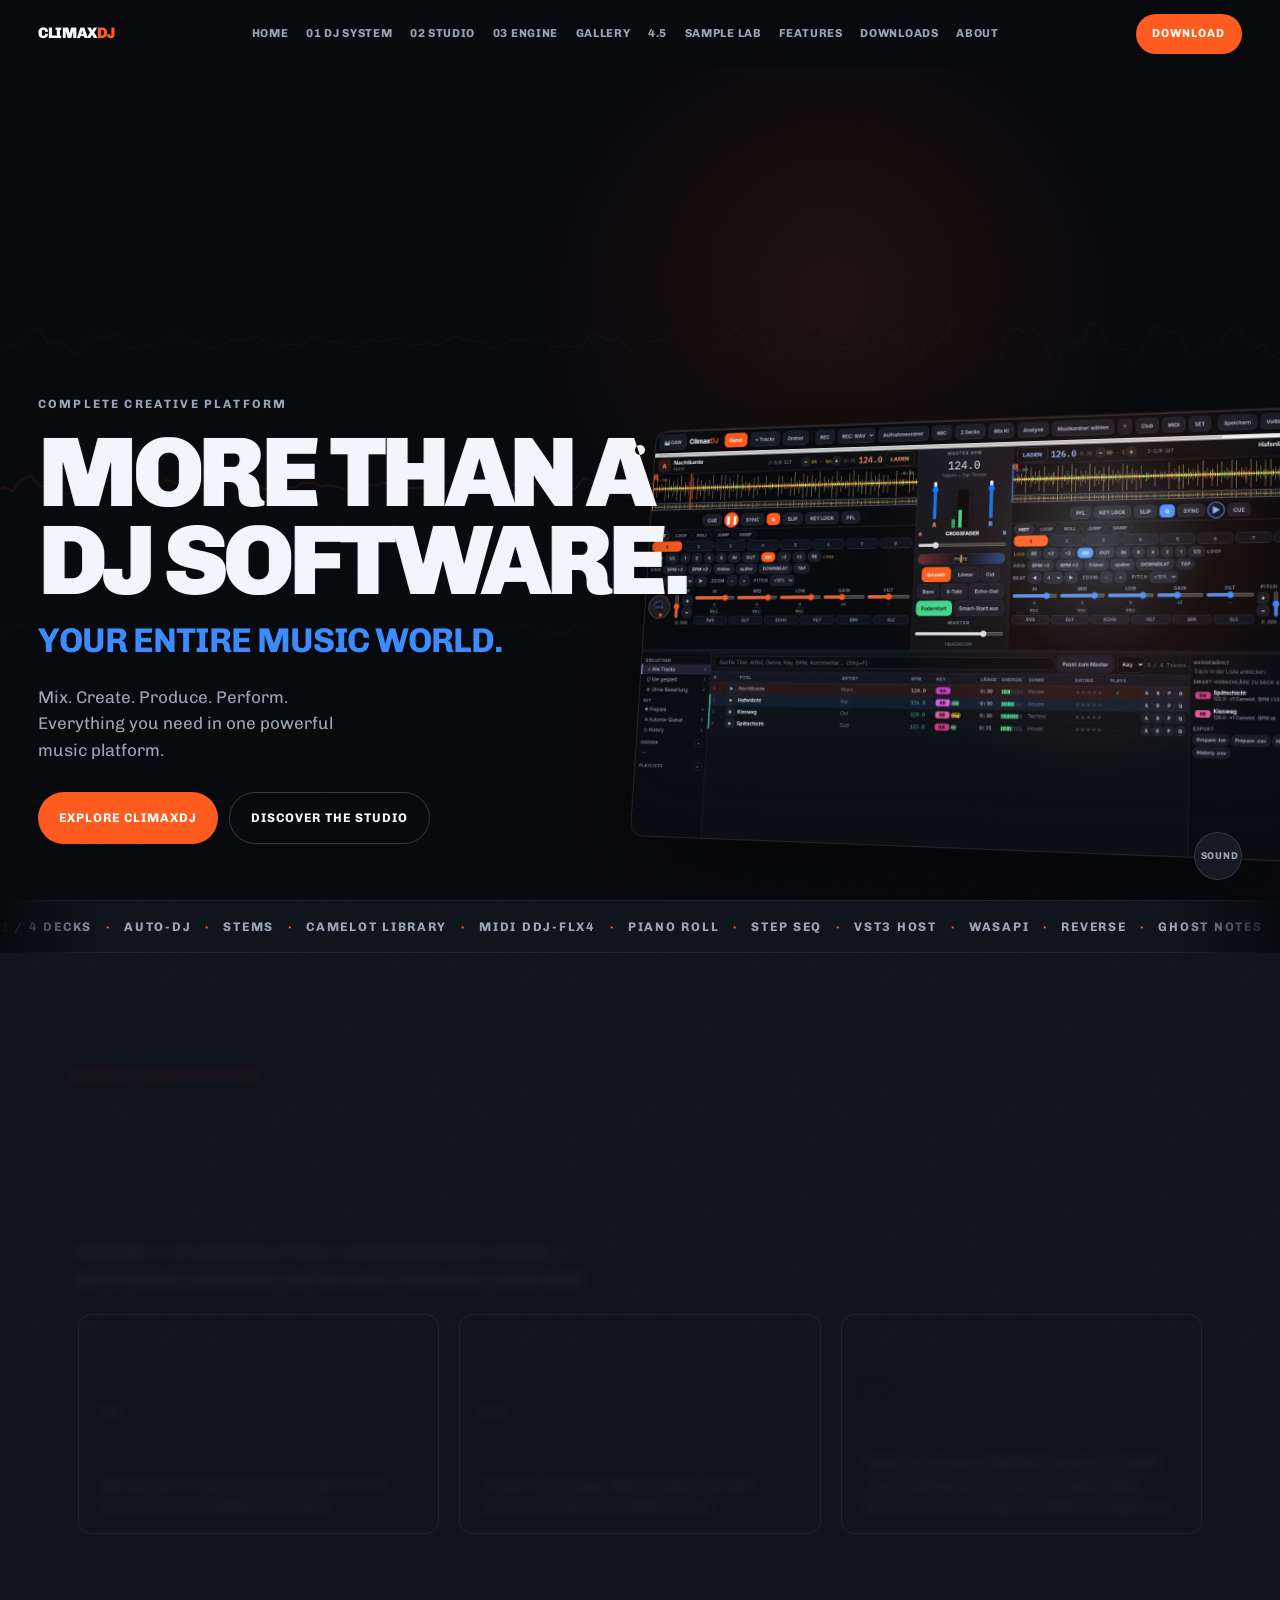
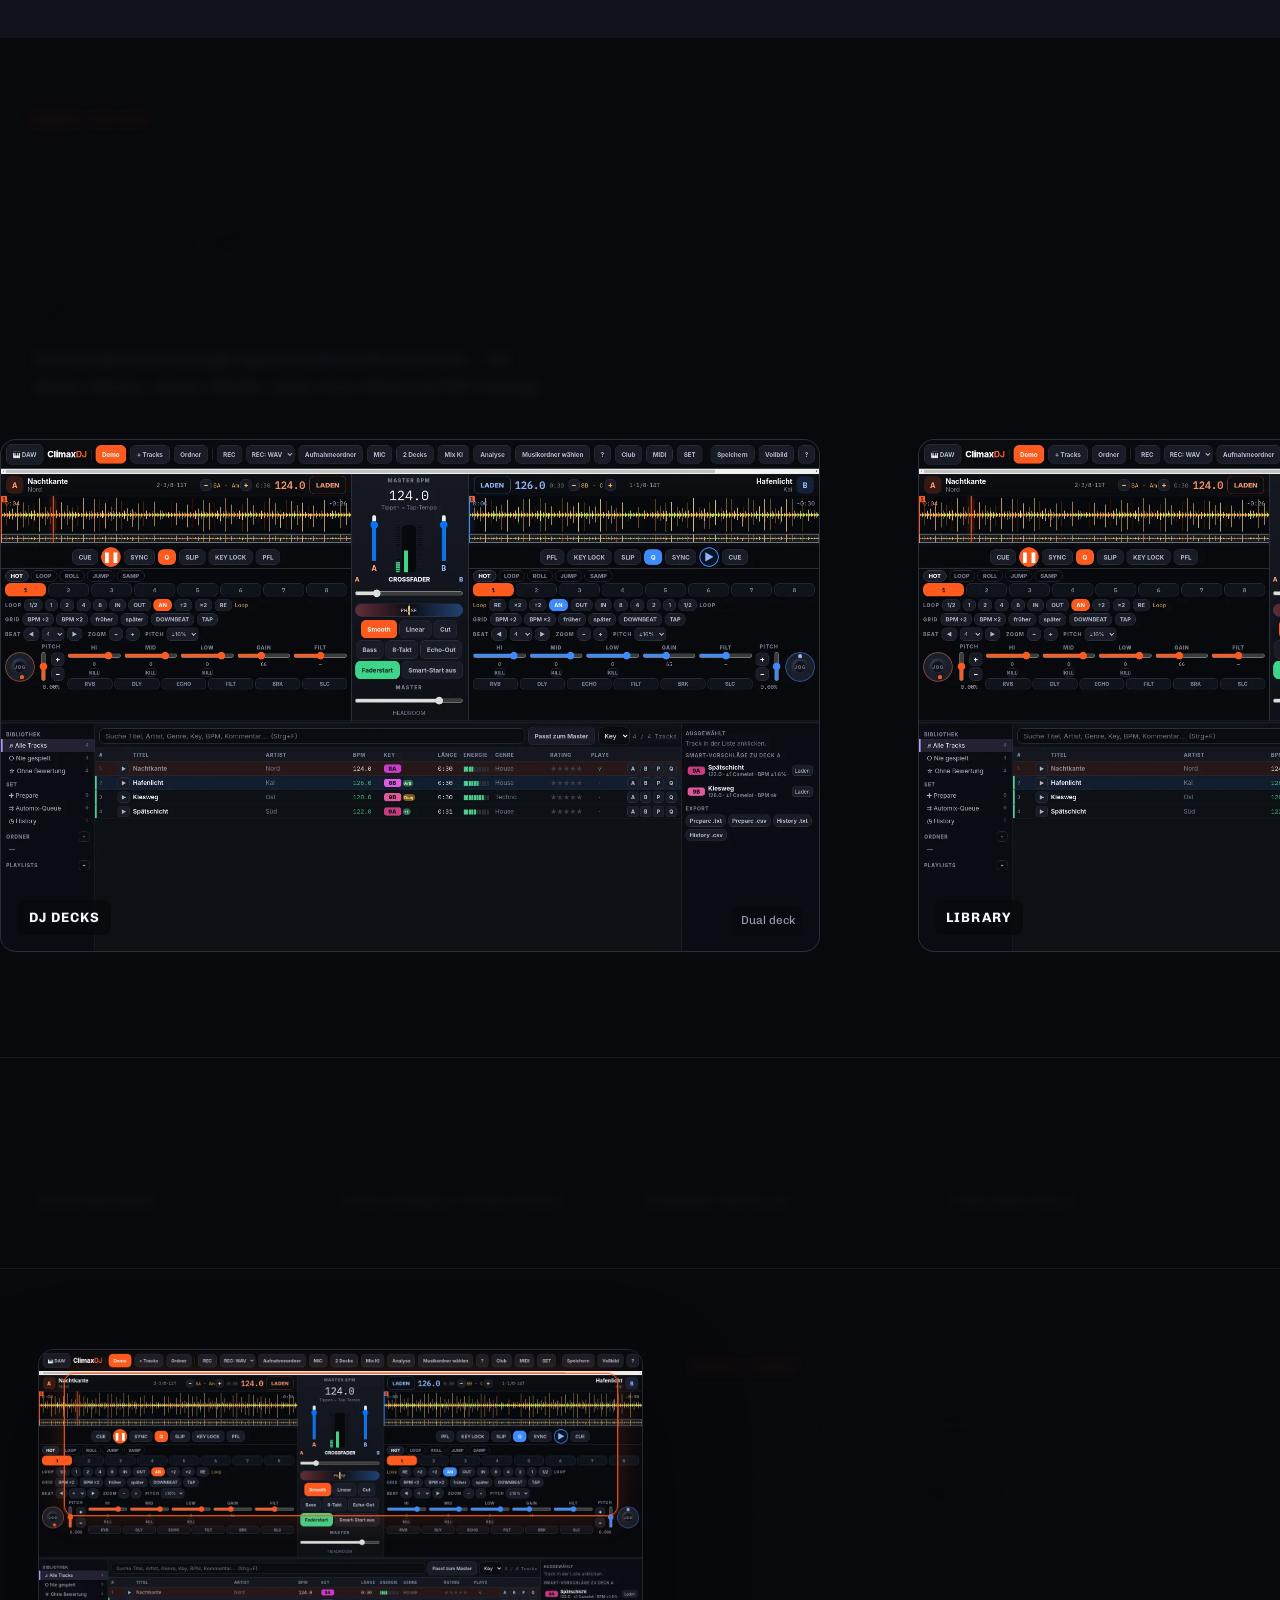
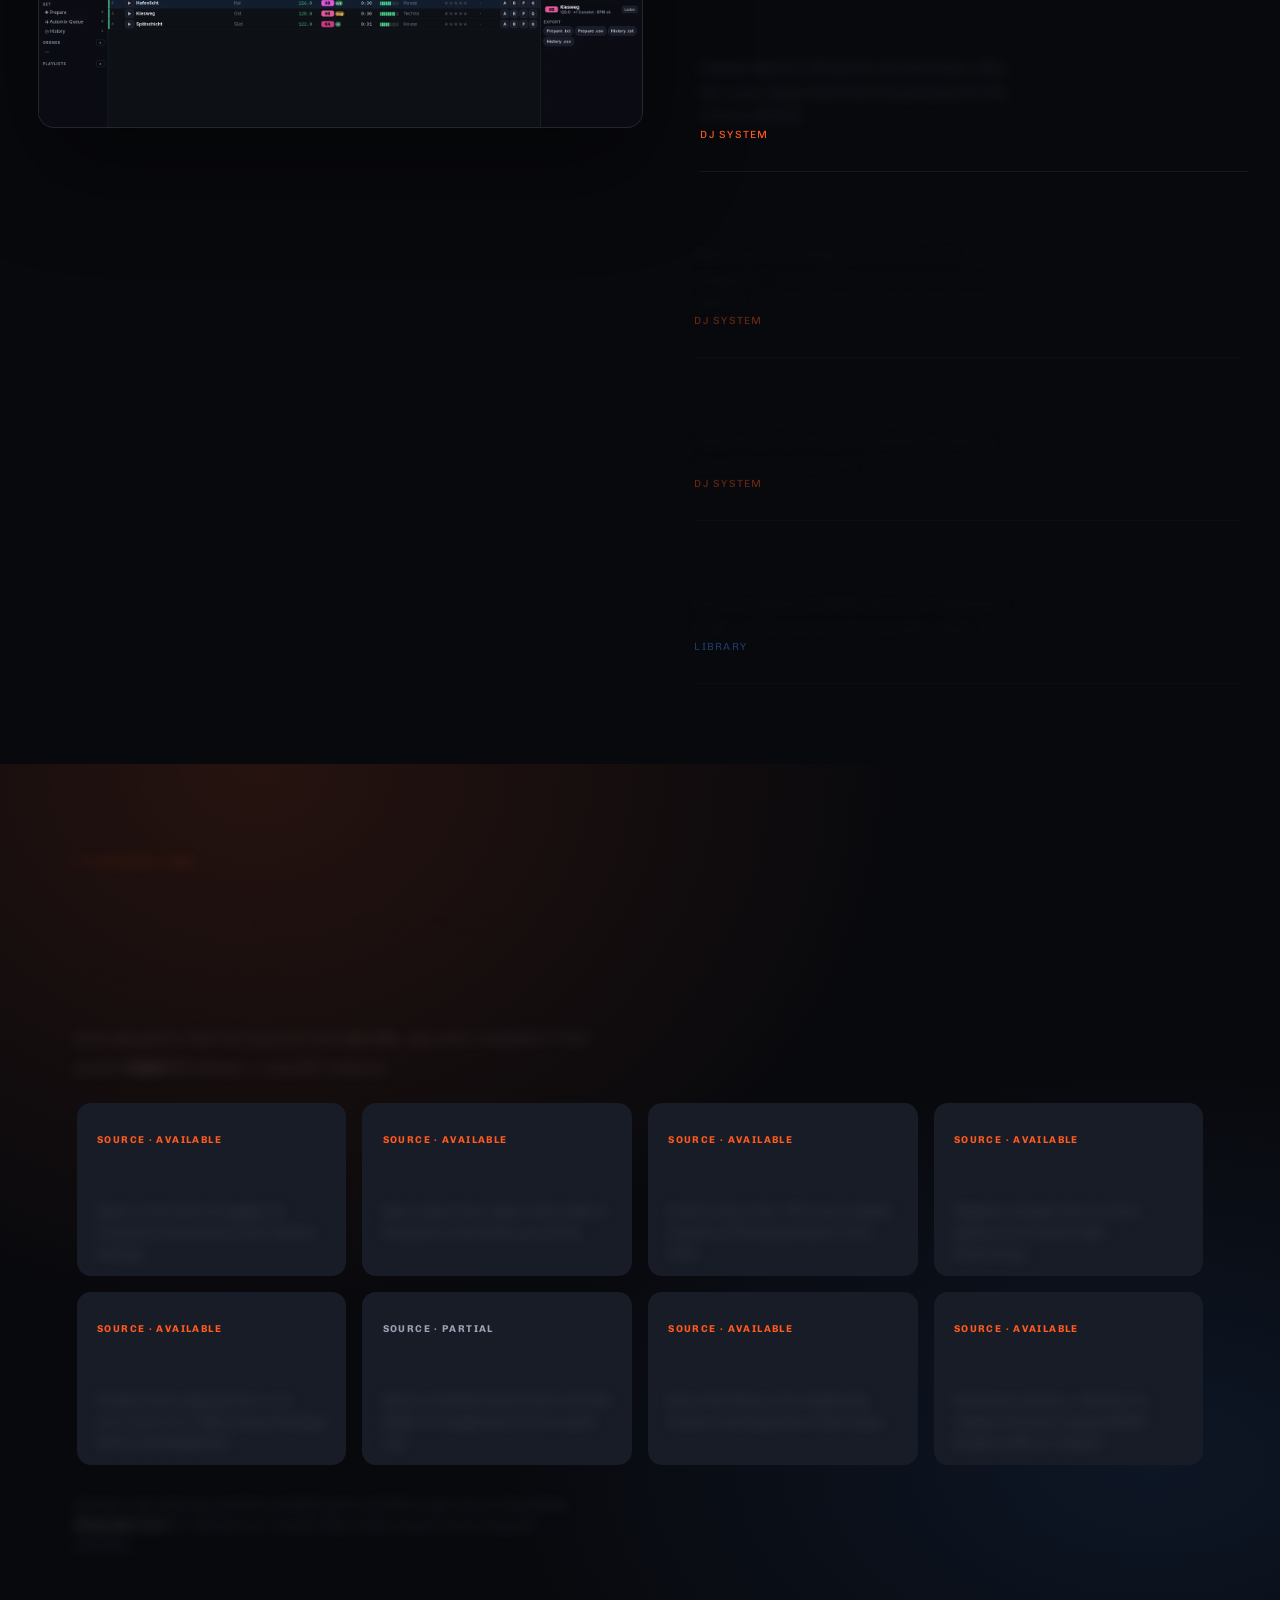
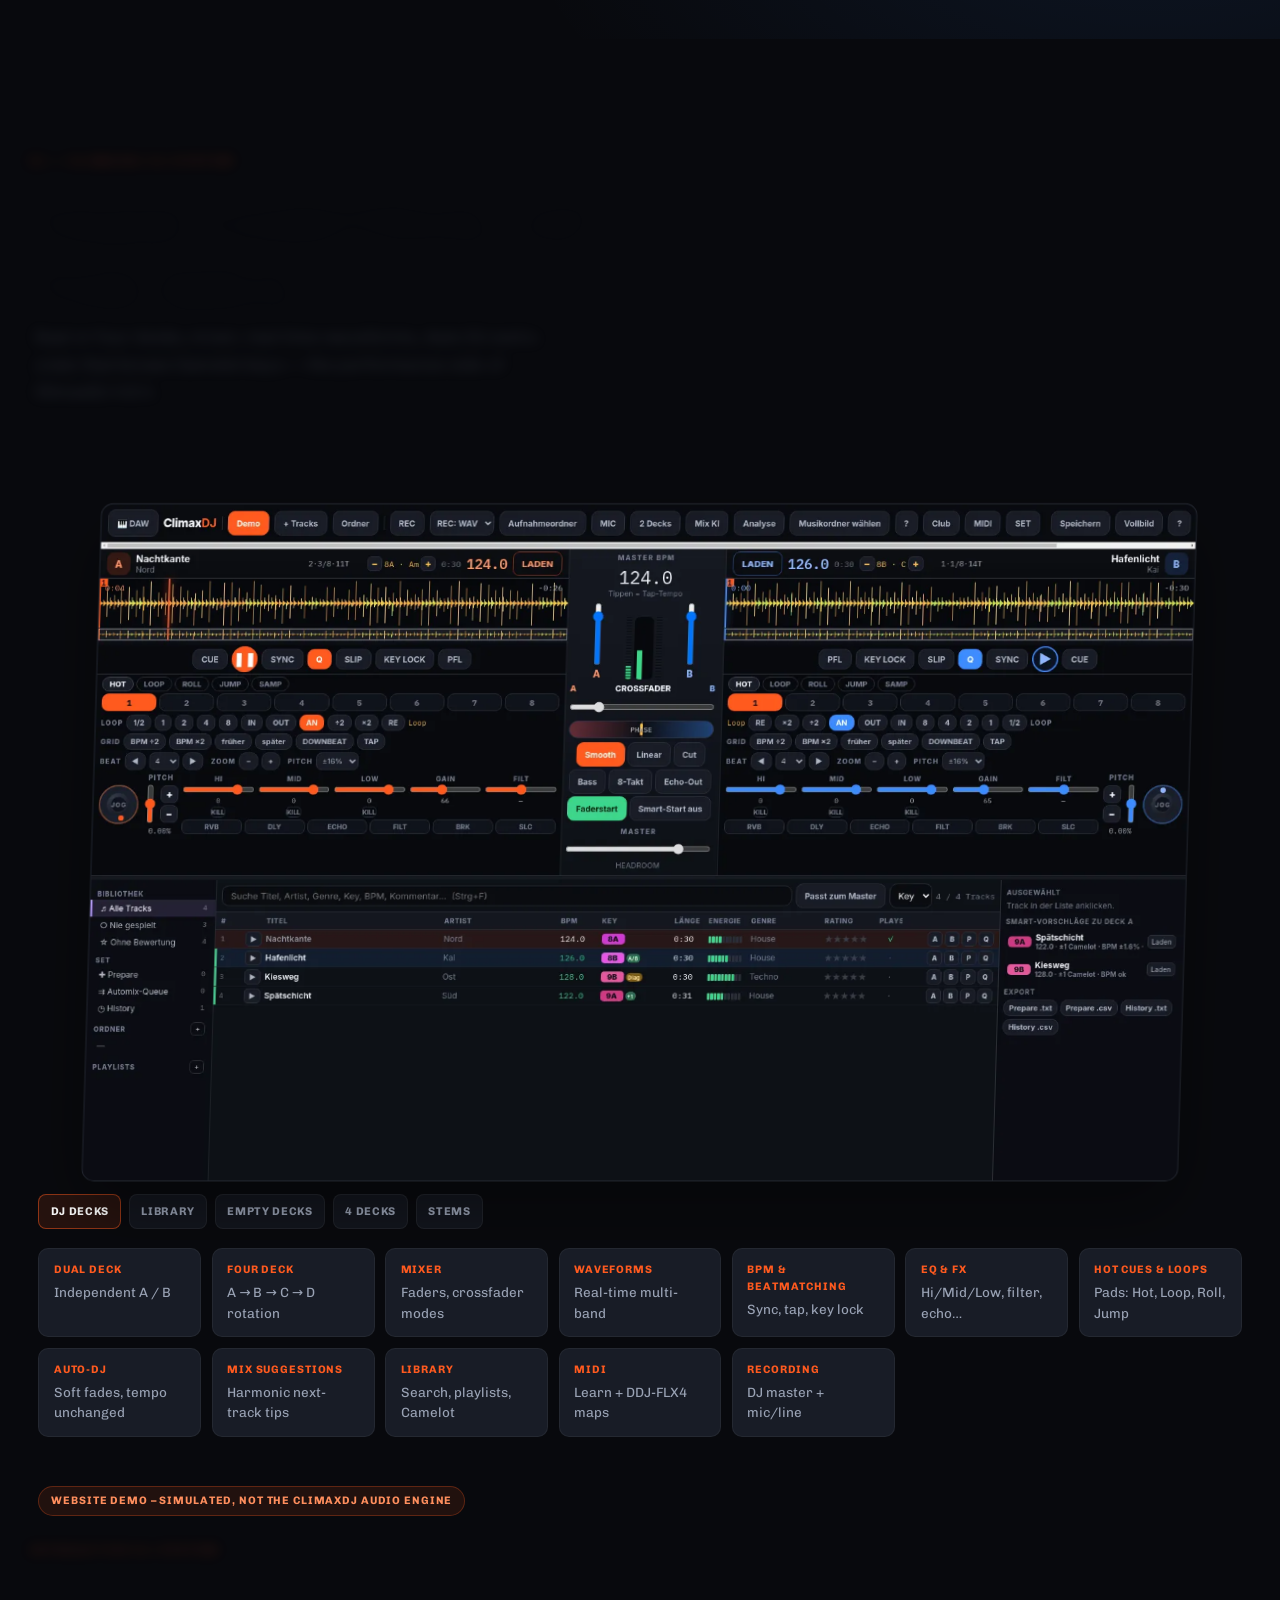
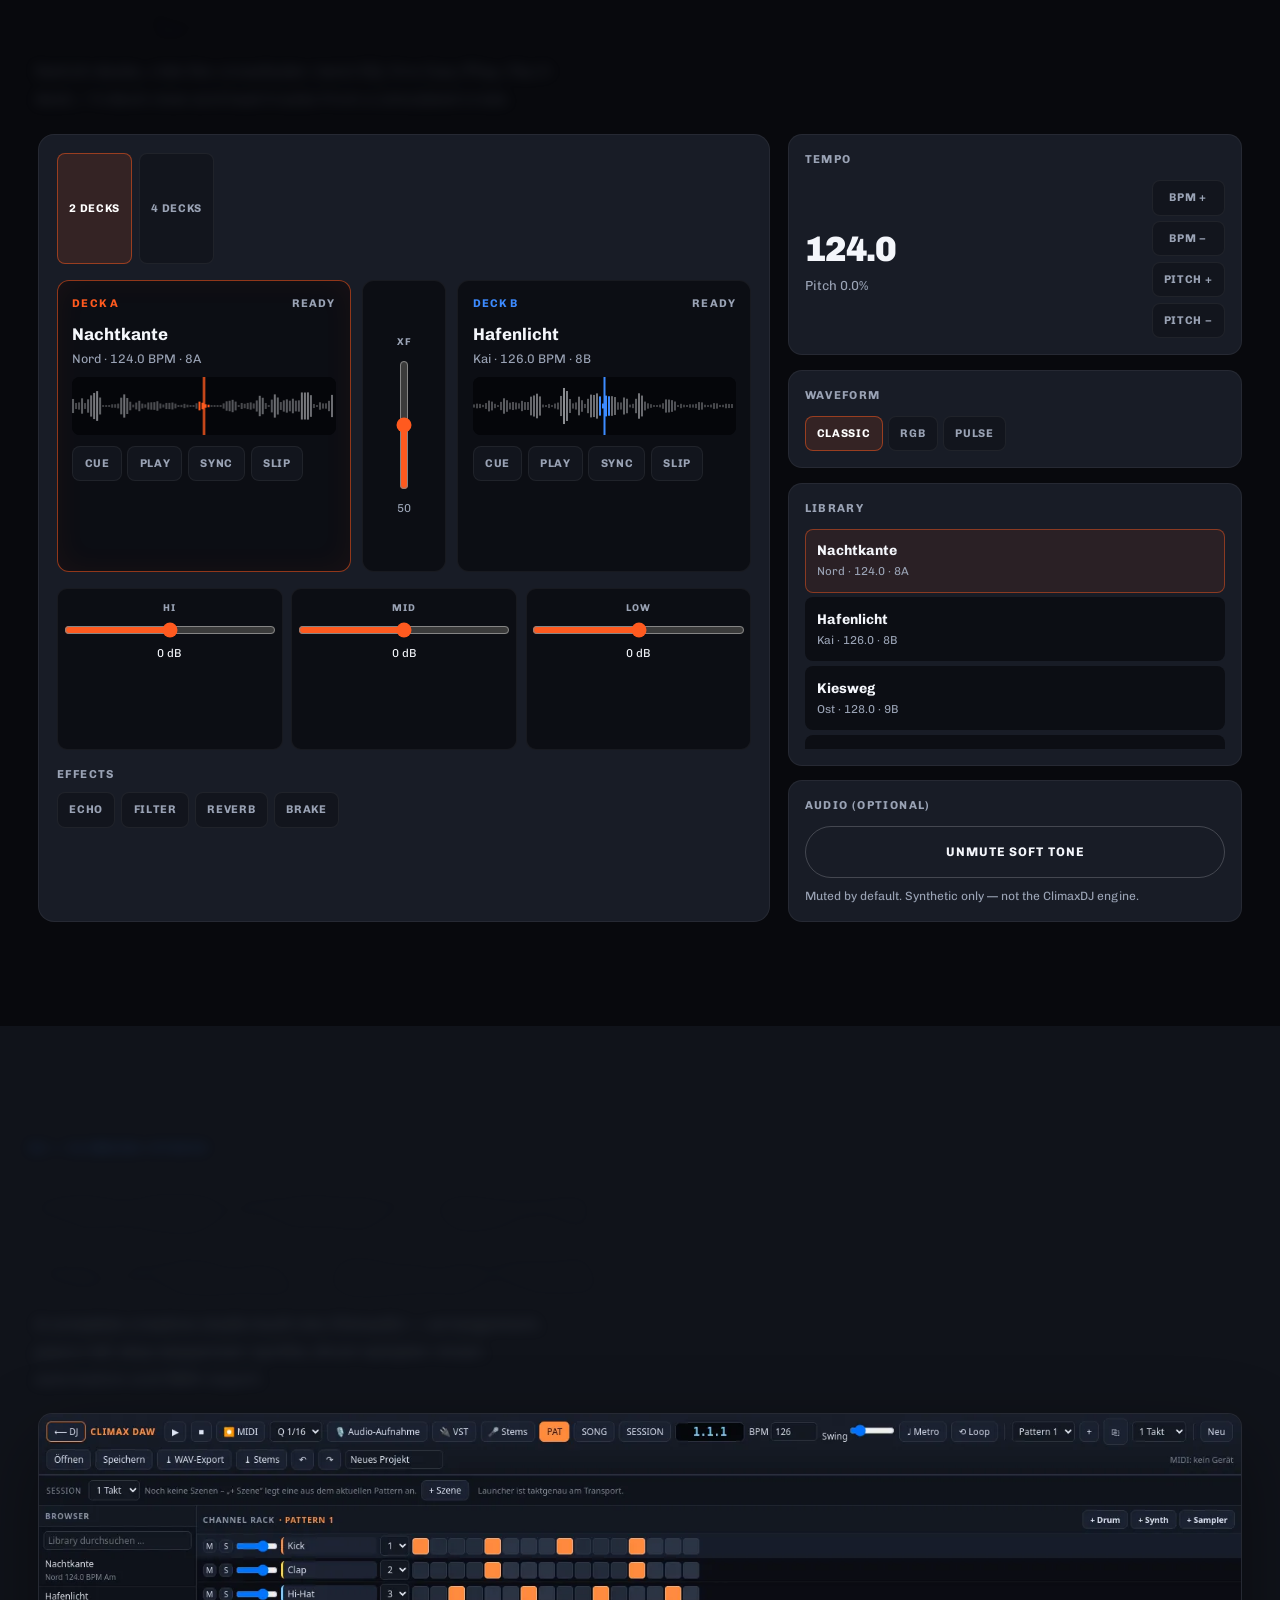
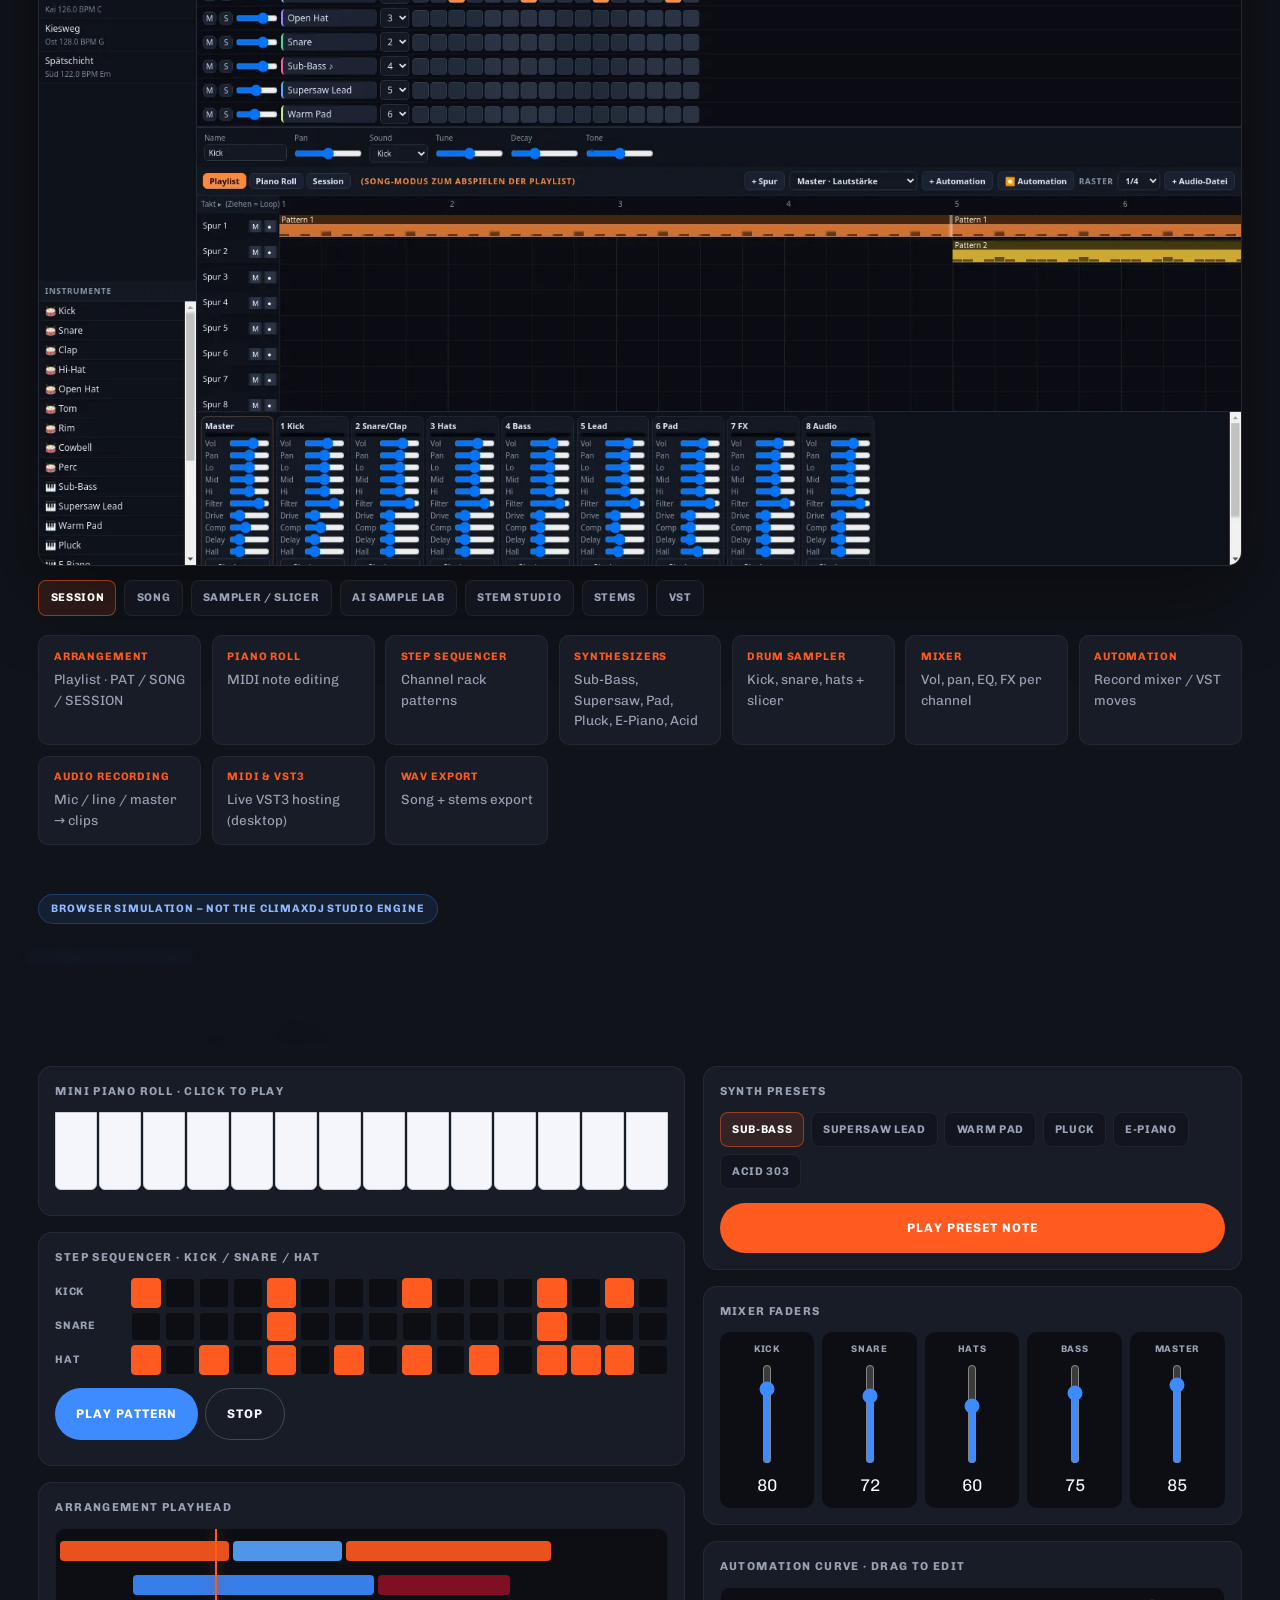
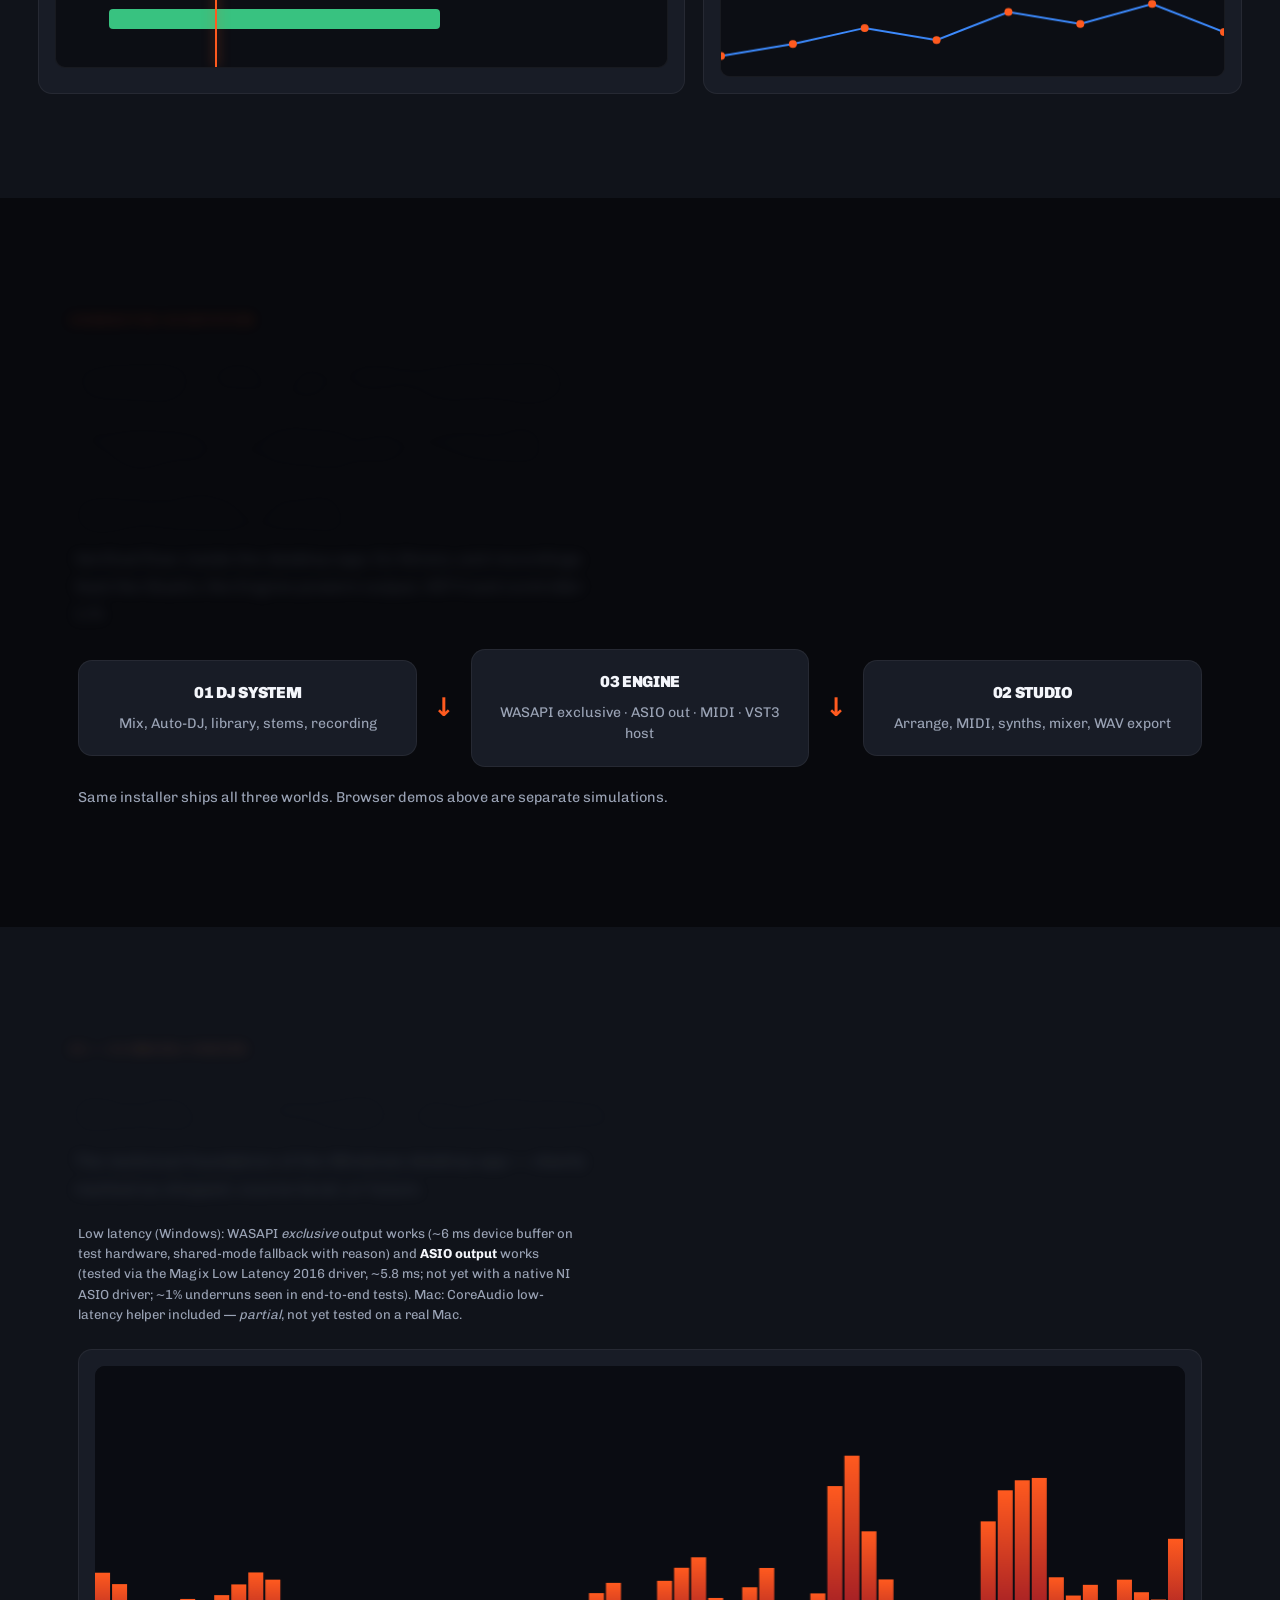
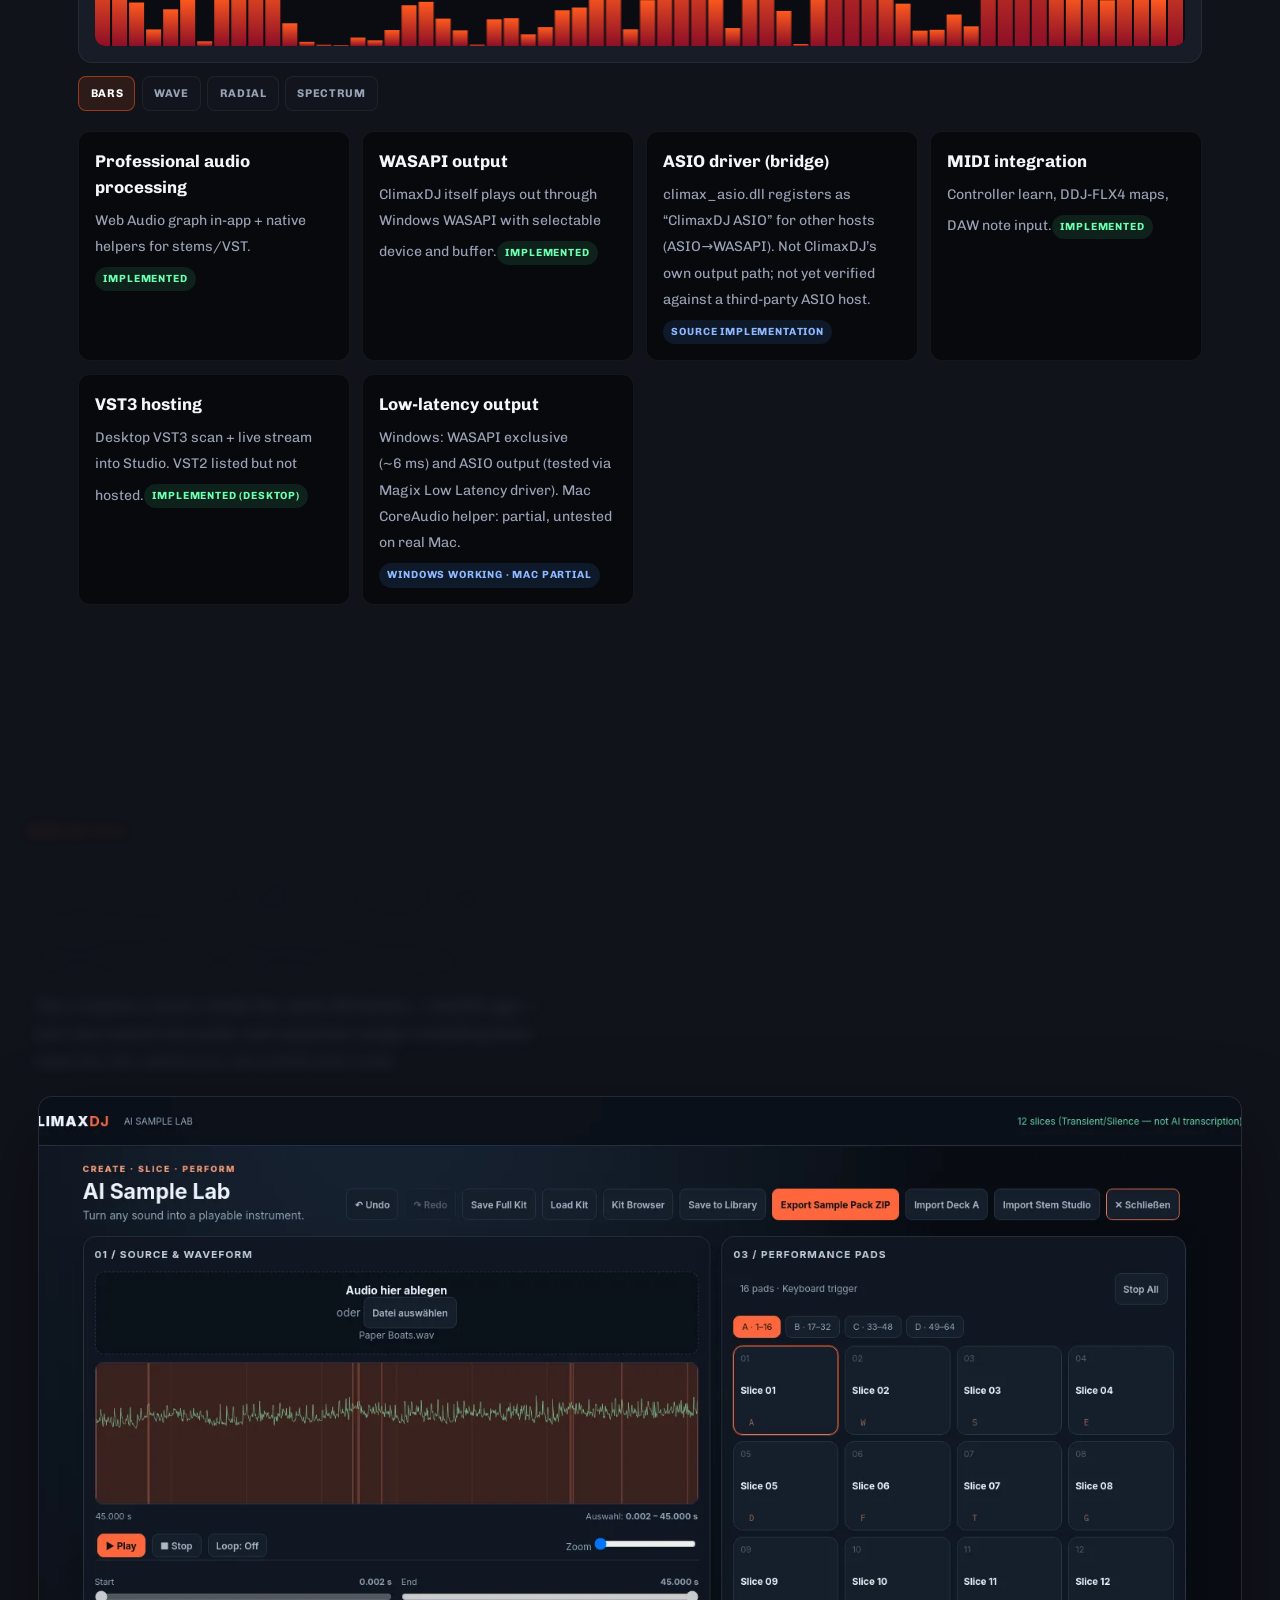
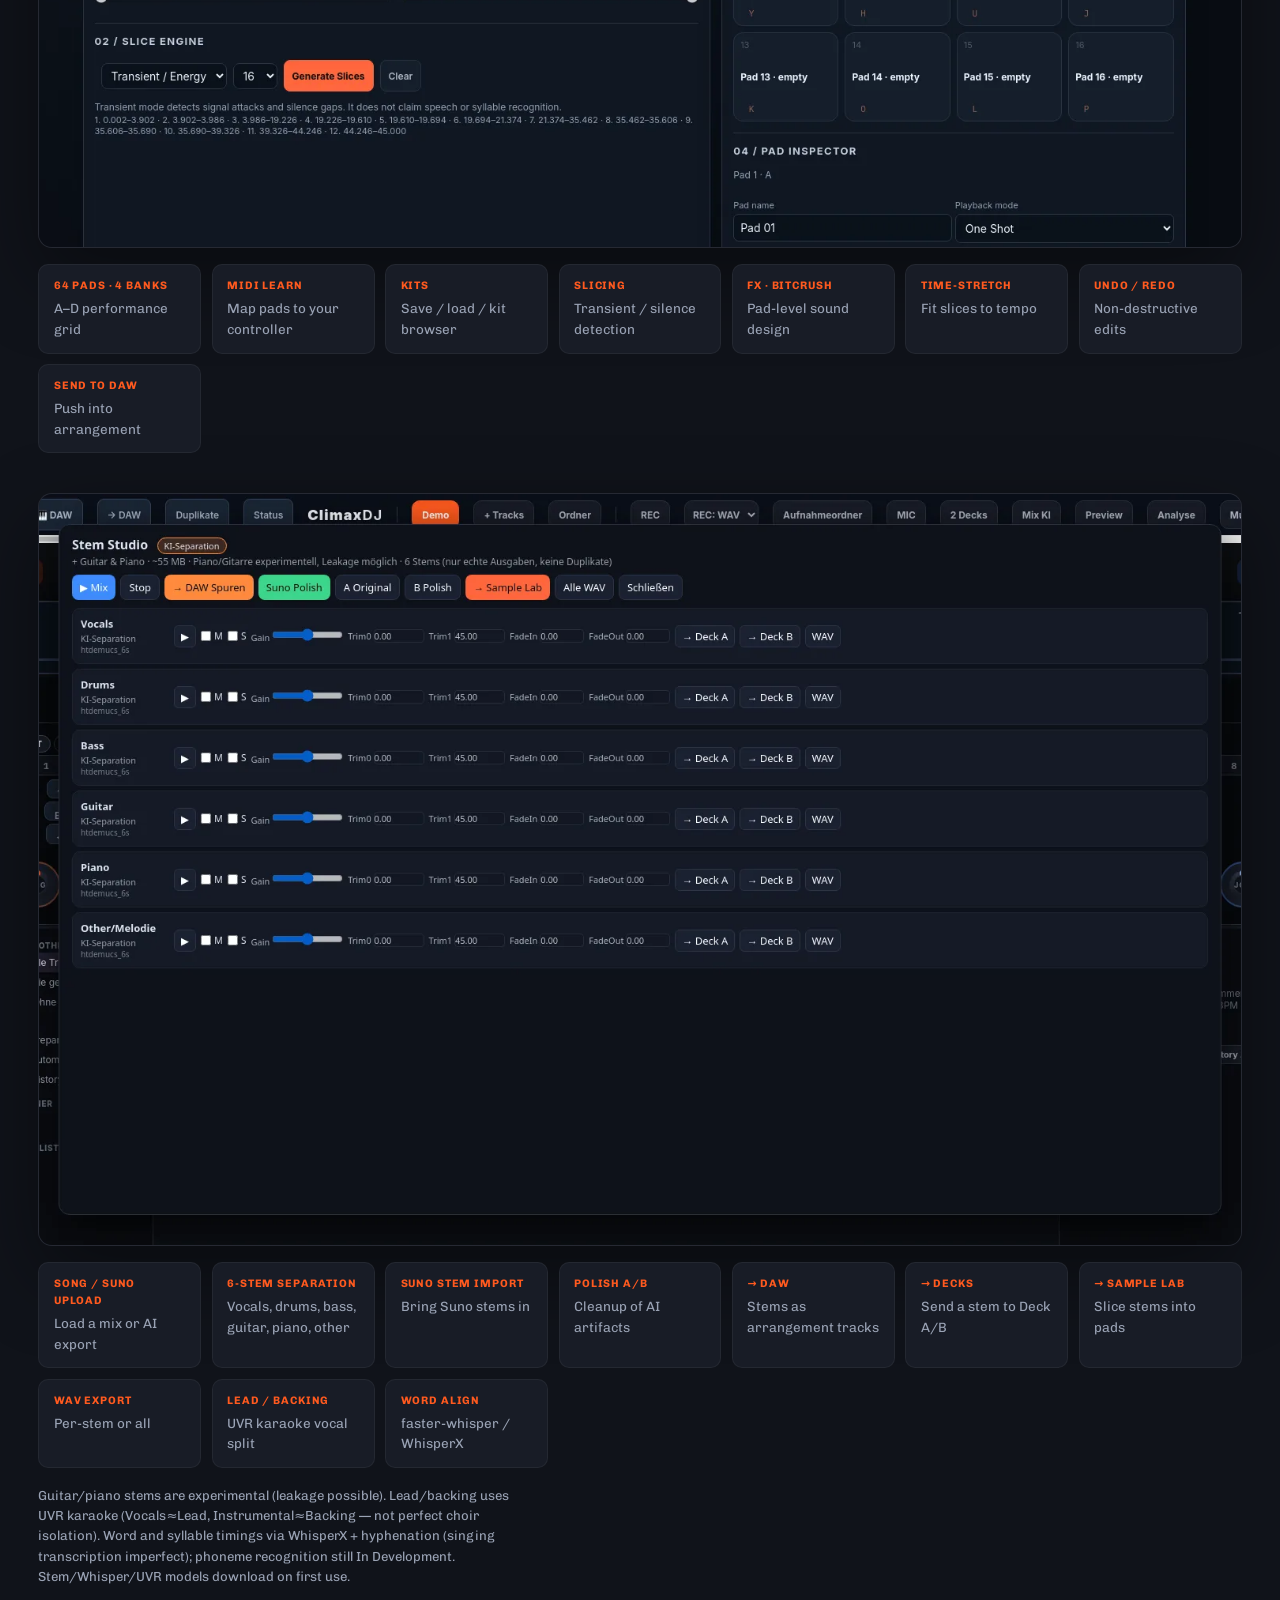
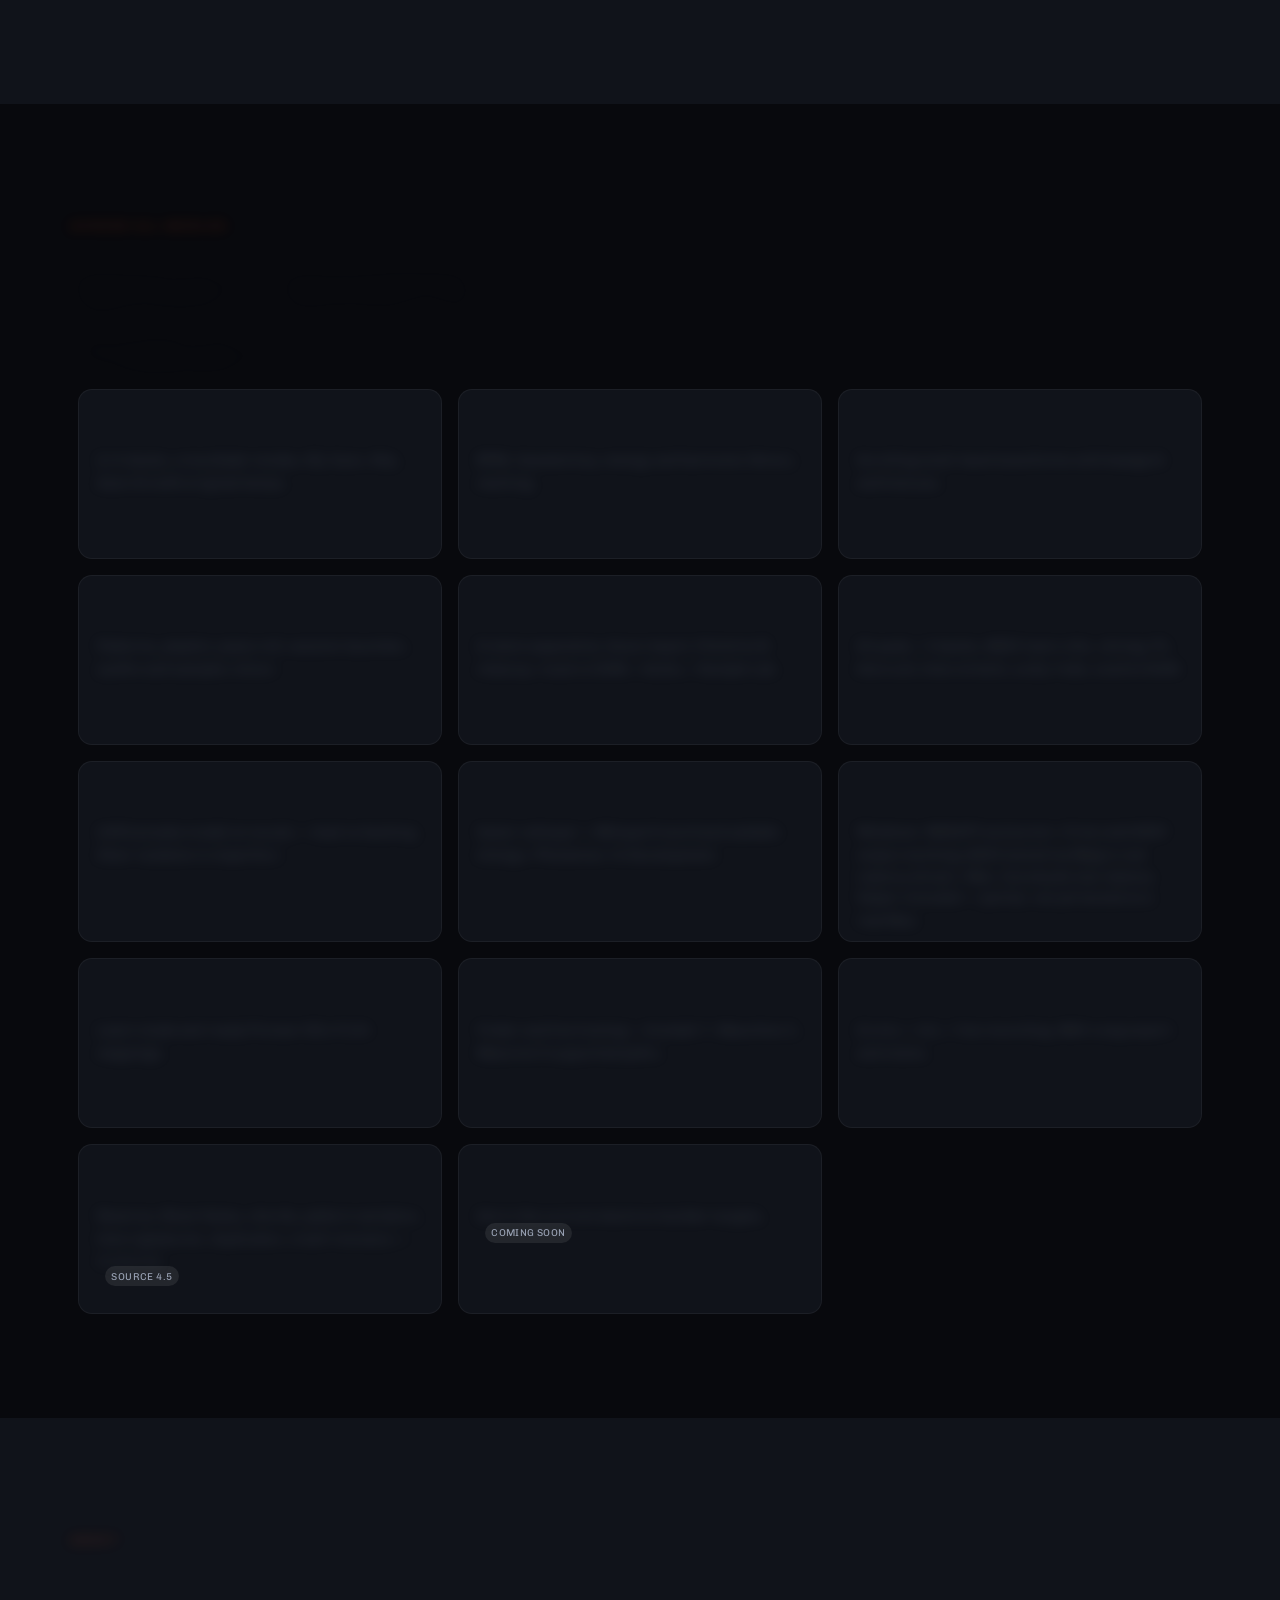
<file: index.html>
<!DOCTYPE html>
<html lang="en">
<head>
  <meta charset="utf-8">
  <meta name="viewport" content="width=device-width, initial-scale=1">
  <title>ClimaxDJ – More Than a DJ Software | DJ System, Studio &amp; Engine</title>
  <meta name="description" content="ClimaxDJ 4.8.4 — DJ System, Studio/DAW, Engine, AI Sample Lab and Stem Studio. Windows and macOS.">
  <meta name="theme-color" content="#08090D">
  <meta property="og:title" content="ClimaxDJ – Create Your Sound. Control Your World.">
  <meta property="og:description" content="DJ System · Studio / DAW · Engine · Sample Lab · Stem Studio. Version 4.8.4.">
  <meta property="og:image" content="./screenshots/hero-dj.webp">
  <meta property="og:type" content="website">
  <link rel="icon" href="./assets/icon.png" type="image/png">
  <link rel="stylesheet" href="./styles.css?v=20261109a">
  <link rel="stylesheet" href="./premium.css?v=20261109a">
</head>
<body>
  <div class="grain" aria-hidden="true"></div>
  <div class="cursor" id="cursor" aria-hidden="true"></div>
  <a class="sr-only" href="#main">Skip to content</a>
  <!-- Cinematic CLIMAXDJ wordmark intro — once at start, not skippable -->
  <div id="intro" class="intro" role="dialog" aria-label="ClimaxDJ intro" aria-modal="true">
    <div class="intro__stage" aria-hidden="true">
      <div class="intro__glow intro__glow--a"></div>
      <div class="intro__glow intro__glow--b"></div>
      <div class="intro__mark" id="introMark">
        <span class="intro__text">CLIMAXDJ</span>
        <span class="intro__sweep" aria-hidden="true"></span>
      </div>
    </div>
  </div>

  <header class="nav" id="nav" role="banner">
    <a class="nav__logo" href="#top">Climax<span>DJ</span></a>
    <nav aria-label="Primary">
      <ul class="nav__links">
        <li><a href="#top">Home</a></li>
        <li><a href="#world-dj">01 DJ System</a></li>
        <li><a href="#world-studio">02 Studio</a></li>
        <li><a href="#world-engine">03 Engine</a></li>
        <li><a href="#gallery">Gallery</a></li>
        <li><a href="#v45">4.5</a></li>
        <li><a href="#lab-stems">Sample Lab</a></li>
        <li><a href="#features">Features</a></li>
        <li><a href="./downloads.html">Downloads</a></li>
        <li><a href="#about">About</a></li>
      </ul>
    </nav>
    <a class="nav__cta" href="./downloads.html">Download</a>
    <button class="nav__burger" id="burger" type="button" aria-expanded="false" aria-controls="mobileNav" aria-label="Open menu"><span></span></button>
  </header>
  <div class="nav__mobile" id="mobileNav" hidden>
    <a href="#top">Home</a>
    <a href="#world-dj">01 DJ System</a>
    <a href="#world-studio">02 Studio / DAW</a>
    <a href="#world-engine">03 Audio Engine</a>
    <a href="#gallery">Gallery</a>
    <a href="#v45">4.5</a>
    <a href="#lab-stems">Sample Lab</a>
    <a href="#features">Features</a>
    <a href="./downloads.html">Downloads</a>
    <a href="#about">About</a>
  </div>

  <main id="main">
    <!-- HERO -->
    <section class="hero" id="top" aria-label="Hero">
      <canvas class="hero__canvas" id="heroWave" aria-hidden="true"></canvas>
      <div class="hero__glow" id="heroGlow" aria-hidden="true"></div>
      <div class="hero__scrim" aria-hidden="true"></div>
      <div class="hero__stage" id="heroStage" aria-hidden="true">
        <div class="hero__shot">
          <picture>
            <source srcset="./screenshots/hero-dj.webp" type="image/webp">
            <img src="./screenshots/hero-dj.jpg" width="1600" height="1000" alt="" loading="eager">
          </picture>
          <div class="hero__specular" id="heroSpecular"></div>
          <div class="hero__edge"></div>
        </div>
      </div>
      <div class="hero__content">
        <p class="hero__eyebrow">Complete creative platform</p>
        <h1 class="hero__title">
          <span class="line"><span>More than a</span></span>
          <span class="line"><span>DJ software.</span></span>
        </h1>
        <p class="hero__sub2">Your entire music world.</p>
        <p class="hero__copy">Mix. Create. Produce. Perform.
Everything you need in one powerful music platform.</p>
        <div class="hero__actions">
          <a class="btn btn--primary btn--magnetic" href="#world-dj"><span>Explore ClimaxDJ</span></a>
          <a class="btn btn--ghost btn--magnetic" href="#world-studio"><span>Discover the Studio</span></a>
        </div>
      </div>
    </section>

    
    <!-- Feature marquee (real features only) -->
    <div class="marquee" aria-hidden="true">
      <div class="marquee__track">
        <span>2 / 4 Decks<i>·</i>Auto-DJ<i>·</i>Stems<i>·</i>Camelot Library<i>·</i>MIDI DDJ-FLX4<i>·</i>Piano Roll<i>·</i>Step Seq<i>·</i>VST3 Host<i>·</i>WASAPI<i>·</i>Reverse<i>·</i>Ghost Notes<i>·</i>Chord Generator<i>·</i>Pattern Variation<i>·</i>Time Signatures<i>·</i>Deck→DAW<i>·</i>Duplicates Finder<i>·</i>Crash Recovery<i>·</i>AI Sample Lab<i>·</i>Stem Studio<i>·</i>6-Stem Separation<i>·</i>Suno Polish<i>·</i>Lead/Backing UVR<i>·</i>Word Alignment<i>·</i>WASAPI Exclusive ~6 ms<i>·</i>ASIO Output<i>·</i>Syllable Alignment</span>
        <span>2 / 4 Decks<i>·</i>Auto-DJ<i>·</i>Stems<i>·</i>Camelot Library<i>·</i>MIDI DDJ-FLX4<i>·</i>Piano Roll<i>·</i>Step Seq<i>·</i>VST3 Host<i>·</i>WASAPI<i>·</i>Reverse<i>·</i>Ghost Notes<i>·</i>Chord Generator<i>·</i>Pattern Variation<i>·</i>Time Signatures<i>·</i>Deck→DAW<i>·</i>Duplicates Finder<i>·</i>Crash Recovery<i>·</i>AI Sample Lab<i>·</i>Stem Studio<i>·</i>6-Stem Separation<i>·</i>Suno Polish<i>·</i>Lead/Backing UVR<i>·</i>Word Alignment<i>·</i>WASAPI Exclusive ~6 ms<i>·</i>ASIO Output<i>·</i>Syllable Alignment</span>
      </div>
    </div>

    <!-- THREE WORLDS OVERVIEW -->
    <section class="section section--alt" id="worlds" aria-labelledby="worlds-title">
      <div class="wrap">
        <p class="kicker">Product architecture</p>
        <h2 class="h2" id="worlds-title">Three worlds. One platform.</h2>
        <p class="lead">ClimaxDJ is structured as three connected product worlds — performance, production and the audio foundation underneath.</p>
        <div class="feat-grid" style="grid-template-columns:repeat(3,1fr)">
          <a class="fcard" href="#world-dj" style="text-decoration:none">
            <p class="kicker" style="margin-bottom:.5rem">01</p>
            <h3>ClimaxDJ DJ System</h3>
            <p>Mixing, performance, Auto-DJ, effects, hot cues, library and MIDI controllers.</p>
          </a>
          <a class="fcard" href="#world-studio" style="text-decoration:none">
            <p class="kicker" style="margin-bottom:.5rem;color:var(--deck-b)">02</p>
            <h3>ClimaxDJ Studio</h3>
            <p>Produce, arrange, MIDI, synths, sampler, mixer, automation and WAV export.</p>
          </a>
          <a class="fcard" href="#world-engine" style="text-decoration:none">
            <p class="kicker" style="margin-bottom:.5rem;color:var(--accent2)">03</p>
            <h3>ClimaxDJ Engine</h3>
            <p>Audio processing, WASAPI exclusive &amp; ASIO output (Windows), CoreAudio helper (Mac, partial), VST3 hosting and desktop integration.</p>
          </a>
        </div>
      </div>
    </section>


    <!-- Horizontal gallery of real app views -->
    <section class="hgal" id="gallery" aria-label="ClimaxDJ views">
      <div class="hgal__head wrap-wide">
        <p class="kicker">Inside the app</p>
        <h2 class="h2">Real views. No desktop chrome.</h2>
        <p class="lead">Scroll sideways through captured ClimaxDJ windows — DJ decks, library, stems, Studio, slicer, four-deck and VST hosting.</p>
      </div>
      <div class="hgal__rail" id="hgalRail" tabindex="0">
        <figure class="hgal__card"><picture><source srcset="./screenshots/hero-dj.webp" type="image/webp"><img src="./screenshots/hero-dj.jpg" width="1600" height="1000" alt="DJ dual-deck view" loading="lazy"></picture><figcaption class="hgal__meta"><strong>DJ Decks</strong><span>Dual deck</span></figcaption></figure>
        <figure class="hgal__card"><picture><source srcset="./screenshots/library.webp" type="image/webp"><img src="./screenshots/library.jpg" width="1600" height="1000" alt="Library view" loading="lazy"></picture><figcaption class="hgal__meta"><strong>Library</strong><span>Camelot · BPM</span></figcaption></figure>
        <figure class="hgal__card"><picture><source srcset="./screenshots/dj-four.webp" type="image/webp"><img src="./screenshots/dj-four.jpg" width="1600" height="1000" alt="Four deck view" loading="lazy"></picture><figcaption class="hgal__meta"><strong>4 Decks</strong><span>A B C D</span></figcaption></figure>
        <figure class="hgal__card"><picture><source srcset="./screenshots/stems.webp" type="image/webp"><img src="./screenshots/stems.jpg" width="1600" height="1000" alt="Stems view" loading="lazy"></picture><figcaption class="hgal__meta"><strong>Stems</strong><span>4-stem UI</span></figcaption></figure>
        <figure class="hgal__card"><picture><source srcset="./screenshots/hero-daw.webp" type="image/webp"><img src="./screenshots/hero-daw.jpg" width="1600" height="1000" alt="Studio DAW" loading="lazy"></picture><figcaption class="hgal__meta"><strong>Studio</strong><span>Session / Song</span></figcaption></figure>
        <figure class="hgal__card"><picture><source srcset="./screenshots/slicer.webp" type="image/webp"><img src="./screenshots/slicer.jpg" width="1600" height="1000" alt="Sampler slicer" loading="lazy"></picture><figcaption class="hgal__meta"><strong>Sampler</strong><span>Slicer</span></figcaption></figure>
        <figure class="hgal__card"><picture><source srcset="./screenshots/daw.webp" type="image/webp"><img src="./screenshots/daw.jpg" width="1600" height="1000" alt="Arrangement view" loading="lazy"></picture><figcaption class="hgal__meta"><strong>Arrangement</strong><span>Playlist</span></figcaption></figure>
        <figure class="hgal__card"><picture><source srcset="./screenshots/vst.webp" type="image/webp"><img src="./screenshots/vst.jpg" width="1600" height="1000" alt="VST hosting" loading="lazy"></picture><figcaption class="hgal__meta"><strong>VST3</strong><span>Host</span></figcaption></figure>
        <figure class="hgal__card"><picture><source srcset="./screenshots/sample-lab.webp" type="image/webp"><img src="./screenshots/sample-lab.jpg" width="1600" height="950" alt="AI Sample Lab pads and slicer" loading="lazy"></picture><figcaption class="hgal__meta"><strong>AI Sample Lab</strong><span>64 pads</span></figcaption></figure>
        <figure class="hgal__card"><picture><source srcset="./screenshots/stem-studio.webp" type="image/webp"><img src="./screenshots/stem-studio.jpg" width="1600" height="950" alt="Stem Studio six-stem separation" loading="lazy"></picture><figcaption class="hgal__meta"><strong>Stem Studio</strong><span>6 stems</span></figcaption></figure>
      </div>
    </section>

    <!-- Real numbers only -->
    <div class="stats wrap-wide" aria-label="Product facts">
      <div class="stat"><div class="stat__n"><span data-count="4" data-decimals="0">0</span></div><div class="stat__l">Decks maximum</div></div>
      <div class="stat"><div class="stat__n"><span data-count="6" data-decimals="0">0</span></div><div class="stat__l">Stem channels (Stem Studio)</div></div>
      <div class="stat"><div class="stat__n">≈<span data-count="72" data-decimals="0">0</span><em>MB</em></div><div class="stat__l">Windows installer</div></div>
      <div class="stat"><div class="stat__n">4.8.4</div><div class="stat__l">Published build</div></div>
    </div>

    <!-- Sticky storytelling on real screenshot -->
    <section class="story wrap-wide" id="story" aria-label="Feature storytelling">
      <div class="story__pin">
        <div class="story__frame">
          <picture>
            <source srcset="./screenshots/hero-dj.webp" type="image/webp">
            <img src="./screenshots/hero-dj.jpg" width="1600" height="1000" alt="ClimaxDJ DJ System" loading="lazy">
          </picture>
          <div class="story__hotspot" data-spot="decks" style="left:4%;top:6%;width:92%;height:38%"></div>
          <div class="story__hotspot" data-spot="mixer" style="left:38%;top:42%;width:24%;height:22%"></div>
          <div class="story__hotspot" data-spot="library" style="left:4%;top:66%;width:92%;height:30%"></div>
          <div class="story__hotspot" data-spot="wave" style="left:4%;top:14%;width:92%;height:18%"></div>
        </div>
      </div>
      <div class="story__steps">
        <p class="kicker">Scroll story</p>
        <h2 class="h2" style="margin-bottom:1rem">The booth, region by region.</h2>
        <article class="story__step" data-spot="decks">
          <h3>Dual &amp; four decks</h3>
          <p>Independent A/B (and C/D) with Sync, Slip, hot cues, loops and reverse playback in the 4.5 source line.</p>
          <span class="tag">DJ System</span>
        </article>
        <article class="story__step" data-spot="wave">
          <h3>Real-time waveforms</h3>
          <p>Multi-band scrolling waveforms with beatgrid — the performance view you mix against.</p>
          <span class="tag">DJ System</span>
        </article>
        <article class="story__step" data-spot="mixer">
          <h3>Mixer &amp; crossfader</h3>
          <p>Faders, EQ, filter and crossfader modes at the center of the booth.</p>
          <span class="tag">DJ System</span>
        </article>
        <article class="story__step" data-spot="library">
          <h3>Camelot-aware library</h3>
          <p>Search, playlists, BPM/key and a duplicates finder (4.5 source) to keep crates clean.</p>
          <span class="tag tag--blue">Library</span>
        </article>
      </div>
    </section>

    <!-- 4.5 features — honest labels -->
    <section class="v45" id="v45" aria-labelledby="v45-title">
      <div class="wrap-wide">
        <p class="kicker">4.5 source line</p>
        <h2 class="h2" id="v45-title">New creative power.</h2>
        <p class="lead">Introduced in the 4.5 source line (<code style="color:var(--text)">ext45.js</code>) and included in the public <strong style="color:var(--text)">4.8.4</strong> Windows + macOS release.</p>
        <div class="v45__grid">
          <article class="v45__card">
            <span class="v45__badge">Source · available</span>
            <h3>Reverse Playback</h3>
            <p>Deck A/B reverse toggle for creative transitions and rewind energy.</p>
          </article>
          <article class="v45__card">
            <span class="v45__badge">Source · available</span>
            <h3>Ghost Notes</h3>
            <p>See notes from other channels in the piano roll while you write.</p>
          </article>
          <article class="v45__card">
            <span class="v45__badge">Source · available</span>
            <h3>Chord generator</h3>
            <p>Insert maj/min/7th/sus/power chords at the playhead in one click.</p>
          </article>
          <article class="v45__card">
            <span class="v45__badge">Source · available</span>
            <h3>Pattern variation</h3>
            <p>Slightly mutate the current pattern for faster idea branching.</p>
          </article>
          <article class="v45__card">
            <span class="v45__badge">Source · available</span>
            <h3>Time signatures</h3>
            <p>Project time signatures: 4/4, 3/4, 6/8, 5/4. Mid-song changes still in development.</p>
          </article>
          <article class="v45__card">
            <span class="v45__badge v45__badge--soft">Source · partial</span>
            <h3>Deck → DAW</h3>
            <p>Send a loaded deck track into the DAW arrangement as an audio clip.</p>
          </article>
          <article class="v45__card">
            <span class="v45__badge">Source · available</span>
            <h3>Duplicates finder</h3>
            <p>Scan the library for duplicate tracks and keep the crate clean.</p>
          </article>
          <article class="v45__card">
            <span class="v45__badge">Source · available</span>
            <h3>Crash recovery</h3>
            <p>Autosave stamp + banner to reopen the last named DAW project after a restart.</p>
          </article>
        </div>
        <p class="honesty">Honesty rule: features marked available were verified in app source. Download <strong style="color:var(--text)">ClimaxDJ 4.8.4</strong> for Windows or macOS. Mac builds remain early unsigned previews.</p>
      </div>
    </section>

    <!-- 01 DJ SYSTEM -->
    <section class="section" id="world-dj" aria-labelledby="dj-title">
      <div class="wrap-wide">
        <p class="kicker">01 — ClimaxDJ DJ System</p>
        <h2 class="h2" id="dj-title">Take control of the mix.</h2>
        <p class="lead">Dual or four decks, mixer, real-time waveforms, Auto-DJ and a crate that knows Camelot keys — the performance side of ClimaxDJ 4.8.4.</p>

        <div class="shot" id="djShot">
          <picture>
            <source srcset="./screenshots/hero-dj.webp" type="image/webp">
            <img src="./screenshots/hero-dj.jpg" width="1600" height="1000" alt="ClimaxDJ DJ System dual-deck interface" loading="lazy">
          </picture>
        </div>
        <div class="showcase__thumbs" style="display:flex;gap:.5rem;flex-wrap:wrap;margin-top:.9rem" id="djThumbs">
          <button type="button" class="chip is-on" data-shot="hero-dj">DJ Decks</button>
          <button type="button" class="chip" data-shot="library">Library</button>
          <button type="button" class="chip" data-shot="dj">Empty decks</button>
          <button type="button" class="chip" data-shot="dj-four">4 Decks</button>
          <button type="button" class="chip" data-shot="stems">Stems</button>
        </div>

        <div class="callouts" aria-label="DJ System features">
          <div class="callout"><strong>Dual Deck</strong><span>Independent A / B</span></div>
          <div class="callout"><strong>Four Deck</strong><span>A → B → C → D rotation</span></div>
          <div class="callout"><strong>Mixer</strong><span>Faders, crossfader modes</span></div>
          <div class="callout"><strong>Waveforms</strong><span>Real-time multi-band</span></div>
          <div class="callout"><strong>BPM &amp; Beatmatching</strong><span>Sync, tap, key lock</span></div>
          <div class="callout"><strong>EQ &amp; FX</strong><span>Hi/Mid/Low, filter, echo…</span></div>
          <div class="callout"><strong>Hot Cues &amp; Loops</strong><span>Pads: Hot, Loop, Roll, Jump</span></div>
          <div class="callout"><strong>Auto-DJ</strong><span>Soft fades, tempo unchanged</span></div>
          <div class="callout"><strong>Mix Suggestions</strong><span>Harmonic next-track tips</span></div>
          <div class="callout"><strong>Library</strong><span>Search, playlists, Camelot</span></div>
          <div class="callout"><strong>MIDI</strong><span>Learn + DDJ-FLX4 maps</span></div>
          <div class="callout"><strong>Recording</strong><span>DJ master + mic/line</span></div>
        </div>

        <div style="margin-top:3rem">
          <span class="badge">Website demo – simulated, not the ClimaxDJ audio engine</span>
          <p class="kicker">Interactive DJ System</p>
          <h3 class="h2" style="font-size:clamp(1.6rem,3vw,2.4rem)">Try the booth in your browser</h3>
          <p class="lead">Switch decks, ride the crossfader, twist EQ, fire Cue/Play, flip 2-deck / 4-deck view and load tracks from a simulated crate.</p>

          <div class="demo-panel">
            <div class="board decks-main" id="decksMain">
              <div style="display:flex;gap:.45rem;flex-wrap:wrap">
                <button type="button" class="chip is-on" id="mode2">2 Decks</button>
                <button type="button" class="chip" id="mode4">4 Decks</button>
              </div>
              <div class="deck-row" id="deckRow2">
                <article class="deck is-active" id="deckA" data-deck="A">
                  <div class="deck__head"><span style="color:var(--brand)">Deck A</span><span id="deckAState">READY</span></div>
                  <div class="deck__title" id="deckATitle">Nachtkante</div>
                  <div class="deck__meta" id="deckAMeta">Nord · 124.0 BPM · 8A</div>
                  <canvas class="deck__wave" id="waveA" width="640" height="116" aria-label="Deck A waveform"></canvas>
                  <div class="deck__controls">
                    <button type="button" class="chip" data-act="cue" data-deck="A">Cue</button>
                    <button type="button" class="chip is-play" data-act="play" data-deck="A">Play</button>
                    <button type="button" class="chip" data-act="sync" data-deck="A">Sync</button>
                    <button type="button" class="chip" data-act="slip" data-deck="A">Slip</button>
                  </div>
                </article>
                <div class="xf">
                  <label for="xfader">XF</label>
                  <input id="xfader" type="range" min="0" max="100" value="50" aria-label="Crossfader">
                  <span id="xfaderVal" style="font-size:.72rem;color:var(--text2)">50</span>
                </div>
                <article class="deck" id="deckB" data-deck="B">
                  <div class="deck__head"><span style="color:var(--deck-b)">Deck B</span><span id="deckBState">READY</span></div>
                  <div class="deck__title" id="deckBTitle">Hafenlicht</div>
                  <div class="deck__meta" id="deckBMeta">Kai · 126.0 BPM · 8B</div>
                  <canvas class="deck__wave" id="waveB" width="640" height="116" aria-label="Deck B waveform"></canvas>
                  <div class="deck__controls">
                    <button type="button" class="chip is-b" data-act="cue" data-deck="B">Cue</button>
                    <button type="button" class="chip is-play is-b" data-act="play" data-deck="B">Play</button>
                    <button type="button" class="chip is-b" data-act="sync" data-deck="B">Sync</button>
                    <button type="button" class="chip is-b" data-act="slip" data-deck="B">Slip</button>
                  </div>
                </article>
              </div>
              <div class="four-grid" id="fourGrid" aria-hidden="true">
                <article class="deck is-mini" data-deck="A"><div class="deck__head"><span style="color:var(--brand)">A</span></div><div class="deck__title" id="miniA">Nachtkante</div></article>
                <article class="deck is-mini" data-deck="B"><div class="deck__head"><span style="color:var(--deck-b)">B</span></div><div class="deck__title" id="miniB">Hafenlicht</div></article>
                <article class="deck is-mini" data-deck="C"><div class="deck__head"><span>C</span></div><div class="deck__title" id="miniC">Kiesweg</div></article>
                <article class="deck is-mini" data-deck="D"><div class="deck__head"><span>D</span></div><div class="deck__title" id="miniD">Spätschicht</div></article>
              </div>
              <div class="eq-row">
                <div class="eq"><label for="eqHi">Hi</label><input id="eqHi" type="range" min="-12" max="12" value="0"><output id="eqHiOut">0 dB</output></div>
                <div class="eq"><label for="eqMid">Mid</label><input id="eqMid" type="range" min="-12" max="12" value="0"><output id="eqMidOut">0 dB</output></div>
                <div class="eq"><label for="eqLow">Low</label><input id="eqLow" type="range" min="-12" max="12" value="0"><output id="eqLowOut">0 dB</output></div>
              </div>
              <div>
                <h3 style="margin:0 0 .55rem;font-size:.72rem;letter-spacing:.12em;text-transform:uppercase;color:var(--text2)">Effects</h3>
                <div style="display:flex;flex-wrap:wrap;gap:.4rem" id="fxGrid">
                  <button type="button" class="chip" data-fx="echo">Echo</button>
                  <button type="button" class="chip" data-fx="filter">Filter</button>
                  <button type="button" class="chip" data-fx="reverb">Reverb</button>
                  <button type="button" class="chip" data-fx="brake">Brake</button>
                </div>
              </div>
            </div>
            <div class="side">
              <div class="card">
                <h3>Tempo</h3>
                <div style="display:flex;justify-content:space-between;gap:.6rem;align-items:center">
                  <div><div class="bpm-val" id="bpmVal">124.0</div><div class="pitch-val" id="pitchVal">Pitch 0.0%</div></div>
                  <div style="display:grid;gap:.35rem">
                    <button type="button" class="chip" id="bpmUp">BPM +</button>
                    <button type="button" class="chip" id="bpmDown">BPM −</button>
                    <button type="button" class="chip" id="pitchUp">Pitch +</button>
                    <button type="button" class="chip" id="pitchDown">Pitch −</button>
                  </div>
                </div>
              </div>
              <div class="card">
                <h3>Waveform</h3>
                <div style="display:flex;flex-wrap:wrap;gap:.35rem" id="waveModes">
                  <button type="button" class="chip is-on" data-wmode="classic">Classic</button>
                  <button type="button" class="chip" data-wmode="rgb">RGB</button>
                  <button type="button" class="chip" data-wmode="pulse">Pulse</button>
                </div>
              </div>
              <div class="card">
                <h3>Library</h3>
                <ul class="lib" id="libList"></ul>
              </div>
              <div class="card">
                <h3>Audio (optional)</h3>
                <button type="button" class="btn btn--ghost btn--block" id="audioToggle">Unmute soft tone</button>
                <p style="margin:.55rem 0 0;font-size:.75rem;color:var(--text2)">Muted by default. Synthetic only — not the ClimaxDJ engine.</p>
              </div>
            </div>
          </div>
        </div>
      </div>
    </section>

    <!-- 02 STUDIO -->
    <section class="section section--alt" id="world-studio" aria-labelledby="studio-title">
      <div class="wrap-wide">
        <p class="kicker" style="color:var(--deck-b)">02 — ClimaxDJ Studio</p>
        <h2 class="h2" id="studio-title">From first note to final master.</h2>
        <p class="lead">A complete creative studio built into ClimaxDJ — arrangement, piano roll, step sequencer, synths, drum sampler, mixer, automation and WAV export.</p>

        <div class="shot">
          <picture>
            <source srcset="./screenshots/hero-daw.webp" type="image/webp">
            <img src="./screenshots/hero-daw.jpg" width="1600" height="1000" alt="ClimaxDJ Studio DAW with channel rack and playlist" loading="lazy" id="studioShot">
          </picture>
        </div>
        <div style="display:flex;gap:.5rem;flex-wrap:wrap;margin-top:.9rem" id="studioThumbs">
          <button type="button" class="chip is-on" data-shot="hero-daw">Session</button>
          <button type="button" class="chip" data-shot="daw">Song</button>
          <button type="button" class="chip" data-shot="slicer">Sampler / Slicer</button>
          <button type="button" class="chip" data-shot="sample-lab">AI Sample Lab</button>
          <button type="button" class="chip" data-shot="stem-studio">Stem Studio</button>
          <button type="button" class="chip" data-shot="stems">Stems</button>
          <button type="button" class="chip" data-shot="vst">VST</button>
        </div>

        <div class="callouts" style="margin-top:1.2rem">
          <div class="callout"><strong>Arrangement</strong><span>Playlist · PAT / SONG / SESSION</span></div>
          <div class="callout"><strong>Piano Roll</strong><span>MIDI note editing</span></div>
          <div class="callout"><strong>Step Sequencer</strong><span>Channel rack patterns</span></div>
          <div class="callout"><strong>Synthesizers</strong><span>Sub-Bass, Supersaw, Pad, Pluck, E-Piano, Acid</span></div>
          <div class="callout"><strong>Drum Sampler</strong><span>Kick, snare, hats + slicer</span></div>
          <div class="callout"><strong>Mixer</strong><span>Vol, pan, EQ, FX per channel</span></div>
          <div class="callout"><strong>Automation</strong><span>Record mixer / VST moves</span></div>
          <div class="callout"><strong>Audio Recording</strong><span>Mic / line / master → clips</span></div>
          <div class="callout"><strong>MIDI &amp; VST3</strong><span>Live VST3 hosting (desktop)</span></div>
          <div class="callout"><strong>WAV Export</strong><span>Song + stems export</span></div>
        </div>

        <div style="margin-top:3rem">
          <span class="badge badge--dev">Browser simulation – not the ClimaxDJ Studio engine</span>
          <p class="kicker" style="color:var(--deck-b)">Interactive Studio</p>
          <h3 class="h2" style="font-size:clamp(1.6rem,3vw,2.4rem)">Play the studio in your browser</h3>
          <div class="studio-grid">
            <div class="studio-tools">
              <div class="card">
                <h3>Mini Piano Roll · click to play</h3>
                <div class="piano" id="piano" aria-label="Mini piano"></div>
              </div>
              <div class="card">
                <h3>Step Sequencer · Kick / Snare / Hat</h3>
                <div class="steps" id="steps" aria-label="Step sequencer"></div>
                <div style="display:flex;gap:.45rem;margin-top:.8rem;flex-wrap:wrap">
                  <button type="button" class="btn btn--blue" id="seqPlay">Play pattern</button>
                  <button type="button" class="btn btn--ghost" id="seqStop">Stop</button>
                </div>
              </div>
              <div class="card">
                <h3>Arrangement playhead</h3>
                <div class="arrange" id="arrange" aria-label="Animated arrangement">
                  <div class="arrange__track" style="top:8px">
                    <div class="arrange__clip" style="width:28%;background:var(--brand)"></div>
                    <div class="arrange__clip" style="width:18%;background:#58a6ff"></div>
                    <div class="arrange__clip" style="width:34%;background:var(--brand)"></div>
                  </div>
                  <div class="arrange__track" style="top:42px">
                    <div class="arrange__clip" style="width:40%;margin-left:12%;background:var(--deck-b)"></div>
                    <div class="arrange__clip" style="width:22%;background:#8D1027"></div>
                  </div>
                  <div class="arrange__track" style="top:76px">
                    <div class="arrange__clip" style="width:55%;margin-left:8%;background:#3dd68c"></div>
                  </div>
                  <div class="arrange__head" id="arrangeHead" style="left:8%"></div>
                </div>
              </div>
            </div>
            <div class="studio-tools">
              <div class="card">
                <h3>Synth presets</h3>
                <div style="display:flex;flex-wrap:wrap;gap:.4rem" id="synthPresets">
                  <button type="button" class="chip is-on" data-synth="bass" data-freq="55">Sub-Bass</button>
                  <button type="button" class="chip" data-synth="lead" data-freq="220">Supersaw Lead</button>
                  <button type="button" class="chip" data-synth="pad" data-freq="164">Warm Pad</button>
                  <button type="button" class="chip" data-synth="pluck" data-freq="330">Pluck</button>
                  <button type="button" class="chip" data-synth="keys" data-freq="261">E-Piano</button>
                  <button type="button" class="chip" data-synth="acid" data-freq="110">Acid 303</button>
                </div>
                <button type="button" class="btn btn--primary btn--block" style="margin-top:.9rem" id="synthPlay">Play preset note</button>
              </div>
              <div class="card">
                <h3>Mixer faders</h3>
                <div class="mix-faders" id="mixFaders">
                  <div class="fader"><label>Kick</label><input type="range" min="0" max="100" value="80" data-ch="kick"><output>80</output></div>
                  <div class="fader"><label>Snare</label><input type="range" min="0" max="100" value="72" data-ch="snare"><output>72</output></div>
                  <div class="fader"><label>Hats</label><input type="range" min="0" max="100" value="60" data-ch="hats"><output>60</output></div>
                  <div class="fader"><label>Bass</label><input type="range" min="0" max="100" value="75" data-ch="bass"><output>75</output></div>
                  <div class="fader"><label>Master</label><input type="range" min="0" max="100" value="85" data-ch="master"><output>85</output></div>
                </div>
              </div>
              <div class="card">
                <h3>Automation curve · drag to edit</h3>
                <canvas class="auto-canvas" id="autoCanvas" width="600" height="90" aria-label="Editable automation curve"></canvas>
              </div>
            </div>
          </div>
        </div>
      </div>
    </section>

    <!-- ECOSYSTEM -->
    <section class="section" id="ecosystem" aria-labelledby="eco-title">
      <div class="wrap">
        <p class="kicker">Connected ecosystem</p>
        <h2 class="h2" id="eco-title">One platform. Two creative worlds.</h2>
        <p class="lead">Verified flow inside the desktop app: DJ library and recordings feed the Studio; the Engine powers output, VST3 and controller I/O.</p>
        <div class="eco">
          <div class="eco__node"><h3>01 DJ System</h3><p>Mix, Auto-DJ, library, stems, recording</p></div>
          <div class="eco__arrow" aria-hidden="true">↓</div>
          <div class="eco__node"><h3>03 Engine</h3><p>WASAPI exclusive · ASIO out · MIDI · VST3 host</p></div>
          <div class="eco__arrow" aria-hidden="true">↓</div>
          <div class="eco__node"><h3>02 Studio</h3><p>Arrange, MIDI, synths, mixer, WAV export</p></div>
        </div>
        <p style="margin-top:1.2rem;color:var(--text2);font-size:.9rem">Same installer ships all three worlds. Browser demos above are separate simulations.</p>
      </div>
    </section>

    <!-- 03 ENGINE -->
    <section class="section section--alt" id="world-engine" aria-labelledby="engine-title">
      <div class="wrap">
        <p class="kicker" style="color:#ff8f5e">03 — ClimaxDJ Engine</p>
        <h2 class="h2" id="engine-title">Built for audio.</h2>
        <p class="lead">The technical foundation of the Windows desktop app — clearly marked as shipped, source-level, or future.</p>
        <p class="honesty">Low latency (Windows): WASAPI <em>exclusive</em> output works (~6&nbsp;ms device buffer on test hardware, shared-mode fallback with reason) and <strong style="color:var(--text)">ASIO output</strong> works (tested via the Magix Low Latency 2016 driver, ~5.8&nbsp;ms; not yet with a native NI ASIO driver; ~1% underruns seen in end-to-end tests). Mac: CoreAudio low-latency helper included — <em>partial</em>, not yet tested on a real Mac.</p>
        <div class="engine-viz">
          <canvas id="engineCanvas" width="1400" height="280" aria-label="Frequency visualizer"></canvas>
        </div>
        <div style="display:flex;gap:.4rem;flex-wrap:wrap;margin-top:.8rem" id="vizModes">
          <button type="button" class="chip is-on" data-viz="bars">Bars</button>
          <button type="button" class="chip" data-viz="wave">Wave</button>
          <button type="button" class="chip" data-viz="radial">Radial</button>
          <button type="button" class="chip" data-viz="spectrum">Spectrum</button>
        </div>
        <div class="engine-list">
          <div class="engine-item"><strong>Professional audio processing</strong><span>Web Audio graph in-app + native helpers for stems/VST.</span><div class="status status--ok">Implemented</div></div>
          <div class="engine-item"><strong>WASAPI output</strong><span>ClimaxDJ itself plays out through Windows WASAPI with selectable device and buffer.</span><div class="status status--ok">Implemented</div></div>
          <div class="engine-item"><strong>ASIO driver (bridge)</strong><span>climax_asio.dll registers as “ClimaxDJ ASIO” for other hosts (ASIO→WASAPI). Not ClimaxDJ’s own output path; not yet verified against a third-party ASIO host.</span><div class="status status--src">Source implementation</div></div>
          <div class="engine-item"><strong>MIDI integration</strong><span>Controller learn, DDJ-FLX4 maps, DAW note input.</span><div class="status status--ok">Implemented</div></div>
          <div class="engine-item"><strong>VST3 hosting</strong><span>Desktop VST3 scan + live stream into Studio. VST2 listed but not hosted.</span><div class="status status--ok">Implemented (desktop)</div></div>
          <div class="engine-item"><strong>Low-latency output</strong><span>Windows: WASAPI exclusive (~6&nbsp;ms) and ASIO output (tested via Magix Low Latency driver). Mac CoreAudio helper: partial, untested on real Mac.</span><div class="status status--src">Windows working · Mac partial</div></div>
        </div>
      </div>
    </section>


    <!-- AI SAMPLE LAB + STEM STUDIO (4.8) -->
    <section class="section section--alt" id="lab-stems" aria-labelledby="lab-title">
      <div class="wrap-wide">
        <p class="kicker">New in 4.8.4</p>
        <h2 class="h2" id="lab-title">Sample Lab &amp; Stem Studio.</h2>
        <p class="lead">Two creative rooms inside the same Windows / macOS app — turn any sound into pads, and separate songs (including Suno exports) into stems you can polish and route.</p>

        <div class="shot" style="margin-top:1.5rem">
          <picture>
            <source srcset="./screenshots/sample-lab.webp" type="image/webp">
            <img src="./screenshots/sample-lab.jpg" width="1600" height="950" alt="ClimaxDJ AI Sample Lab with waveform, slices and 64 performance pads" loading="lazy">
          </picture>
        </div>
        <div class="callouts" aria-label="AI Sample Lab features" style="margin-top:1rem">
          <div class="callout"><strong>64 pads · 4 banks</strong><span>A–D performance grid</span></div>
          <div class="callout"><strong>MIDI learn</strong><span>Map pads to your controller</span></div>
          <div class="callout"><strong>Kits</strong><span>Save / load / kit browser</span></div>
          <div class="callout"><strong>Slicing</strong><span>Transient / silence detection</span></div>
          <div class="callout"><strong>FX · bitcrush</strong><span>Pad-level sound design</span></div>
          <div class="callout"><strong>Time-stretch</strong><span>Fit slices to tempo</span></div>
          <div class="callout"><strong>Undo / Redo</strong><span>Non-destructive edits</span></div>
          <div class="callout"><strong>Send to DAW</strong><span>Push into arrangement</span></div>
        </div>

        <div class="shot" style="margin-top:2.5rem">
          <picture>
            <source srcset="./screenshots/stem-studio.webp" type="image/webp">
            <img src="./screenshots/stem-studio.jpg" width="1600" height="950" alt="ClimaxDJ Stem Studio with six stems and Suno Polish A/B" loading="lazy">
          </picture>
        </div>
        <div class="callouts" aria-label="Stem Studio features" style="margin-top:1rem">
          <div class="callout"><strong>Song / Suno upload</strong><span>Load a mix or AI export</span></div>
          <div class="callout"><strong>6-stem separation</strong><span>Vocals, drums, bass, guitar, piano, other</span></div>
          <div class="callout"><strong>Suno stem import</strong><span>Bring Suno stems in</span></div>
          <div class="callout"><strong>Polish A/B</strong><span>Cleanup of AI artifacts</span></div>
          <div class="callout"><strong>→ DAW</strong><span>Stems as arrangement tracks</span></div>
          <div class="callout"><strong>→ Decks</strong><span>Send a stem to Deck A/B</span></div>
          <div class="callout"><strong>→ Sample Lab</strong><span>Slice stems into pads</span></div>
          <div class="callout"><strong>WAV export</strong><span>Per-stem or all</span></div>
          <div class="callout"><strong>Lead / backing</strong><span>UVR karaoke vocal split</span></div>
          <div class="callout"><strong>Word align</strong><span>faster-whisper / WhisperX</span></div>
        </div>
        <p class="honesty" style="margin-top:1.1rem">Guitar/piano stems are experimental (leakage possible). Lead/backing uses UVR karaoke (Vocals≈Lead, Instrumental≈Backing — not perfect choir isolation). Word and syllable timings via WhisperX + hyphenation (singing transcription imperfect); phoneme recognition still In Development. Stem/Whisper/UVR models download on first use.</p>
      </div>
    </section>

    <!-- FEATURES -->
    <section class="section" id="features" aria-labelledby="features-title">
      <div class="wrap">
        <p class="kicker">Across all worlds</p>
        <h2 class="h2" id="features-title">What ships today</h2>
        <div class="feat-grid">
          <article class="fcard"><h3>Professional Mixing</h3><p>2/4 decks, crossfader modes, EQ, Sync, Slip, Auto-DJ with original tempo.</p></article>
          <article class="fcard"><h3>Intelligent Analysis</h3><p>BPM, Camelot key, energy and harmonic library marking.</p></article>
          <article class="fcard"><h3>Real-Time Waveforms</h3><p>Scrolling multi-band waveforms with beatgrid and hotcues.</p></article>
          <article class="fcard"><h3>Studio Production</h3><p>Patterns, playlist, piano roll, session launcher, synths and sampler/slicer.</p></article>
          <article class="fcard"><h3>Stem Studio</h3><p>6-stem separation, Suno import, Polish A/B cleanup, route to DAW / decks / Sample Lab.</p></article>
          <article class="fcard"><h3>AI Sample Lab</h3><p>64 pads / 4 banks, MIDI learn, kits, slicing, FX, bitcrush, time-stretch, undo/redo, send to DAW.</p></article>
          <article class="fcard"><h3>Lead / backing split</h3><p>UVR karaoke model on vocals — lead vs backing. Choir isolation is imperfect.</p></article>
          <article class="fcard"><h3>Word &amp; syllable alignment</h3><p>faster-whisper + WhisperX word and syllable timings. Phonemes: In Development.</p></article>
          <article class="fcard"><h3>Low-latency output</h3><p>Windows: WASAPI exclusive (~6&nbsp;ms) and ASIO output working (ASIO tested via Magix Low Latency driver). Mac: CoreAudio low-latency helper included — partial, not yet tested on a real Mac.</p></article>
          <article class="fcard"><h3>MIDI Controllers</h3><p>Learn mode and ready Pioneer DDJ-FLX4 mappings.</p></article>
          <article class="fcard"><h3>VST3 + NI</h3><p>Finder and live hosting — Kontakt 7, Maschine 2, Massive X supported paths.</p></article>
          <article class="fcard"><h3>Recording &amp; Export</h3><p>DJ mix / mic / line recording, WAV song export and stems.</p></article>
          <article class="fcard"><h3>4.5 creative tools</h3><p>Reverse, Ghost Notes, chords, pattern variation, time signatures, duplicates, crash recovery — in source.</p><span class="tag-dev">Source 4.5</span></article>
          <article class="fcard"><h3>macOS build</h3><p>Not in the current electron-builder targets.</p><span class="tag-dev">Coming Soon</span></article>
        </div>
      </div>
    </section>

    <!-- ABOUT -->
    <section class="section section--alt" id="about" aria-labelledby="about-title">
      <div class="wrap">
        <p class="kicker">About</p>
        <h2 class="h2" id="about-title">Made for the booth and the studio.</h2>
        <p class="lead">ClimaxDJ is developed by Clemens Teppan in Graz. One Windows installer delivers the DJ System, Studio and Engine together — built to sit next to tools like VirtualDJ, Serato, rekordbox and Ableton, with its own identity.</p>
        <a class="btn btn--primary btn--magnetic" href="./downloads.html"><span>Go to downloads</span></a>
      </div>
    </section>


    <!-- Mac download teaser -->
    <section class="section" id="mac-teaser" aria-labelledby="mac-teaser-title">
      <div class="wrap">
        <p class="kicker">Also on macOS</p>
        <h2 class="h2" id="mac-teaser-title">Apple Silicon &amp; Intel.</h2>
        <p class="lead">ClimaxDJ 4.8.4 ships macOS zip builds for <strong style="color:var(--text)">Apple Silicon (M1–M6)</strong> and <strong style="color:var(--text)">Intel Macs</strong>. Early unsigned preview — macOS&nbsp;11+ · right-click → Open on first launch.</p>
        <div class="hero__actions" style="margin-top:1.4rem">
          <a class="btn btn--blue btn--magnetic" href="./downloads.html#macos"><span>Mac downloads</span></a>
          <a class="btn btn--ghost btn--magnetic" href="./downloads.html#mac-guide"><span>Installation guide</span></a>
          <a class="btn btn--primary btn--magnetic" href="./downloads.html#windows"><span>Windows setup</span></a>
        </div>
        <p class="honesty" style="margin-top:1.1rem">Not Apple-signed / not notarized. Not yet tested on all Macs — feedback welcome.</p>
      </div>
    </section>

    <!-- FINAL CTA -->
    <section class="final" aria-labelledby="cta-title">
      <div class="wrap">
        <h2 id="cta-title">Create your sound. Control your world.</h2>
        <p>Your next mix — and your next track — start with ClimaxDJ.</p>
        <a class="btn btn--primary btn--magnetic" href="./downloads.html"><span>Get ClimaxDJ 4.8.4</span></a>
      </div>
    </section>
  </main>

  <button type="button" class="sound-fab" id="soundFab" aria-pressed="false" title="Optional section sounds (off by default)">Sound</button>

  <footer class="footer">
    <div class="wrap footer__grid">
      <div>
        <div class="footer__brand">Climax<span>DJ</span></div>
        <p>01 DJ System · 02 Studio · 03 Engine. By Clemens Teppan, Graz.</p>
      </div>
      <div>
        <h4>Product</h4>
        <ul>
          <li><a href="#world-dj">DJ System</a></li>
          <li><a href="#world-studio">Studio / DAW</a></li>
          <li><a href="#world-engine">Audio Engine</a></li>
          <li><a href="./downloads.html">Downloads</a></li>
          <li><a href="./docs.html">Documentation</a></li>
        </ul>
      </div>
      <div>
        <h4>Connect</h4>
        <ul>
          <li><a href="#about">About</a></li>
          <li><a href="https://github.com/PlayNation18/climaxdj/releases">Releases</a></li>
        </ul>
      </div>
      <div>
        <h4>Legal</h4>
        <ul>
          <li><a href="./datenschutz.html">Privacy Policy</a></li>
          <li><a href="./impressum.html">Legal Notice / Impressum</a></li>
        </ul>
      </div>
    </div>
    <div class="wrap footer__bottom">
      <span>© 2026 Clemens Teppan</span>
      <span>No tracking · Local fonts · Demos ≠ app engine</span>
    </div>
  </footer>

  <script src="./assets/vendor/gsap.min.js?v=20261109a" defer></script>
  <script src="./assets/vendor/ScrollTrigger.min.js?v=20261109a" defer></script>
  <script src="./assets/vendor/lenis.min.js?v=20261109a" defer></script>
  <script src="./main.js?v=20261109a" defer></script>
  <script src="./premium.js?v=20261109a" defer></script>
</body>
</html>
</file>
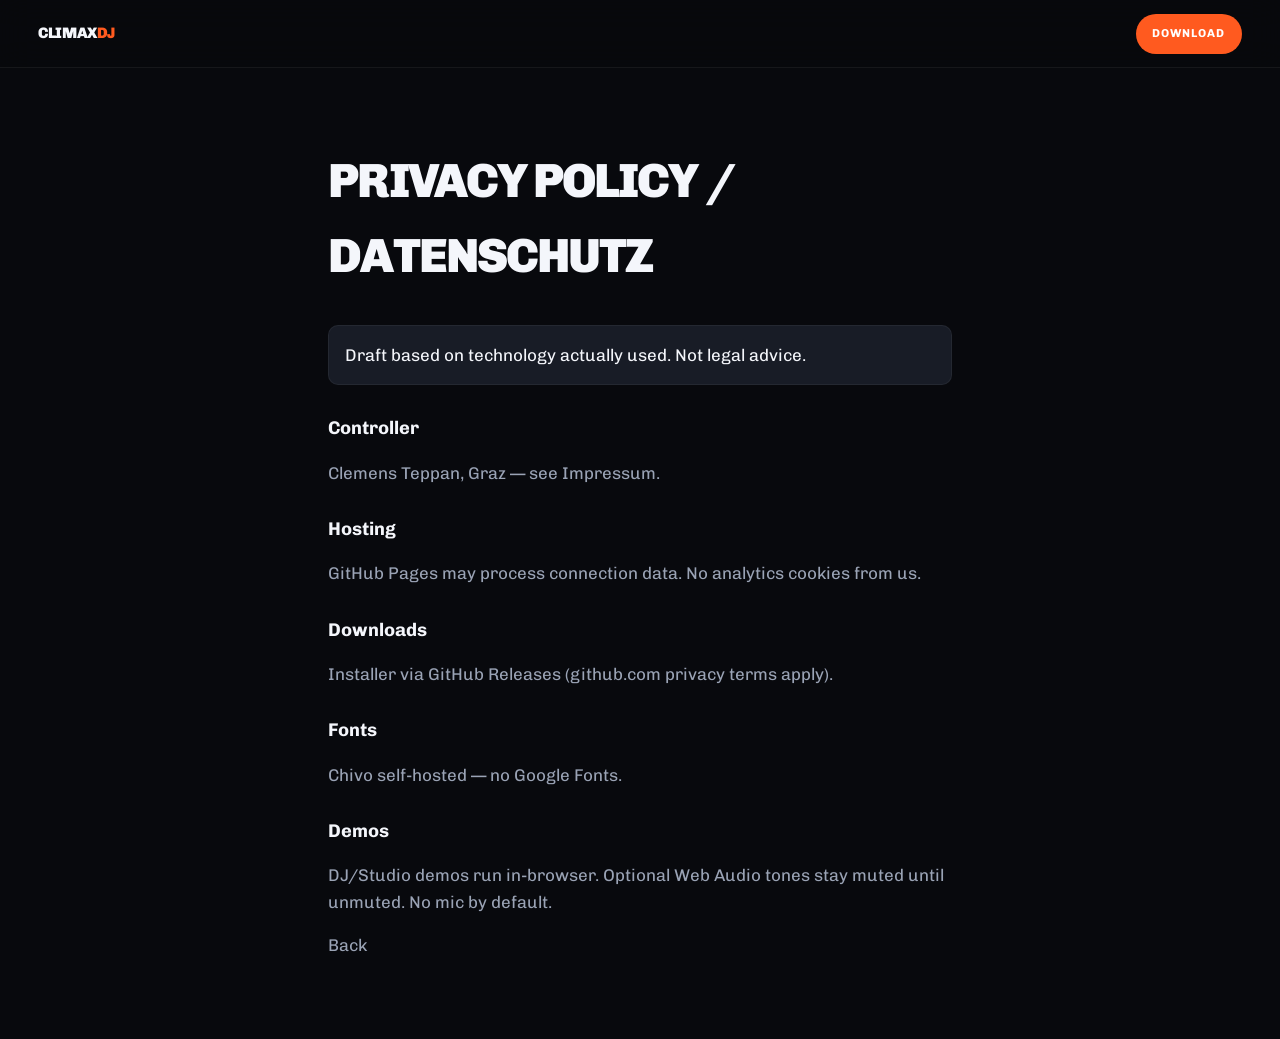
<file: datenschutz.html>
<!DOCTYPE html>
<html lang="en">
<head>
  <meta charset="utf-8">
  <meta name="viewport" content="width=device-width, initial-scale=1">
  <title>Privacy Policy – ClimaxDJ</title>
  <link rel="icon" href="./assets/icon.png" type="image/png">
  <link rel="stylesheet" href="./styles.css">
</head>
<body>
  <header class="nav is-scrolled">
    <a class="nav__logo" href="./index.html">Climax<span>DJ</span></a>
    <a class="nav__cta" href="./downloads.html">Download</a>
  </header>
  <main class="legal">
    <h1>Privacy Policy / Datenschutz</h1>
    <div class="note">Draft based on technology actually used. Not legal advice.</div>
    <h2>Controller</h2>
    <p>Clemens Teppan, Graz — see <a href="./impressum.html">Impressum</a>.</p>
    <h2>Hosting</h2>
    <p>GitHub Pages may process connection data. No analytics cookies from us.</p>
    <h2>Downloads</h2>
    <p>Installer via GitHub Releases (github.com privacy terms apply).</p>
    <h2>Fonts</h2>
    <p>Chivo self-hosted — no Google Fonts.</p>
    <h2>Demos</h2>
    <p>DJ/Studio demos run in-browser. Optional Web Audio tones stay muted until unmuted. No mic by default.</p>
    <p><a href="./index.html">Back</a></p>
  </main>
</body>
</html>
</file>
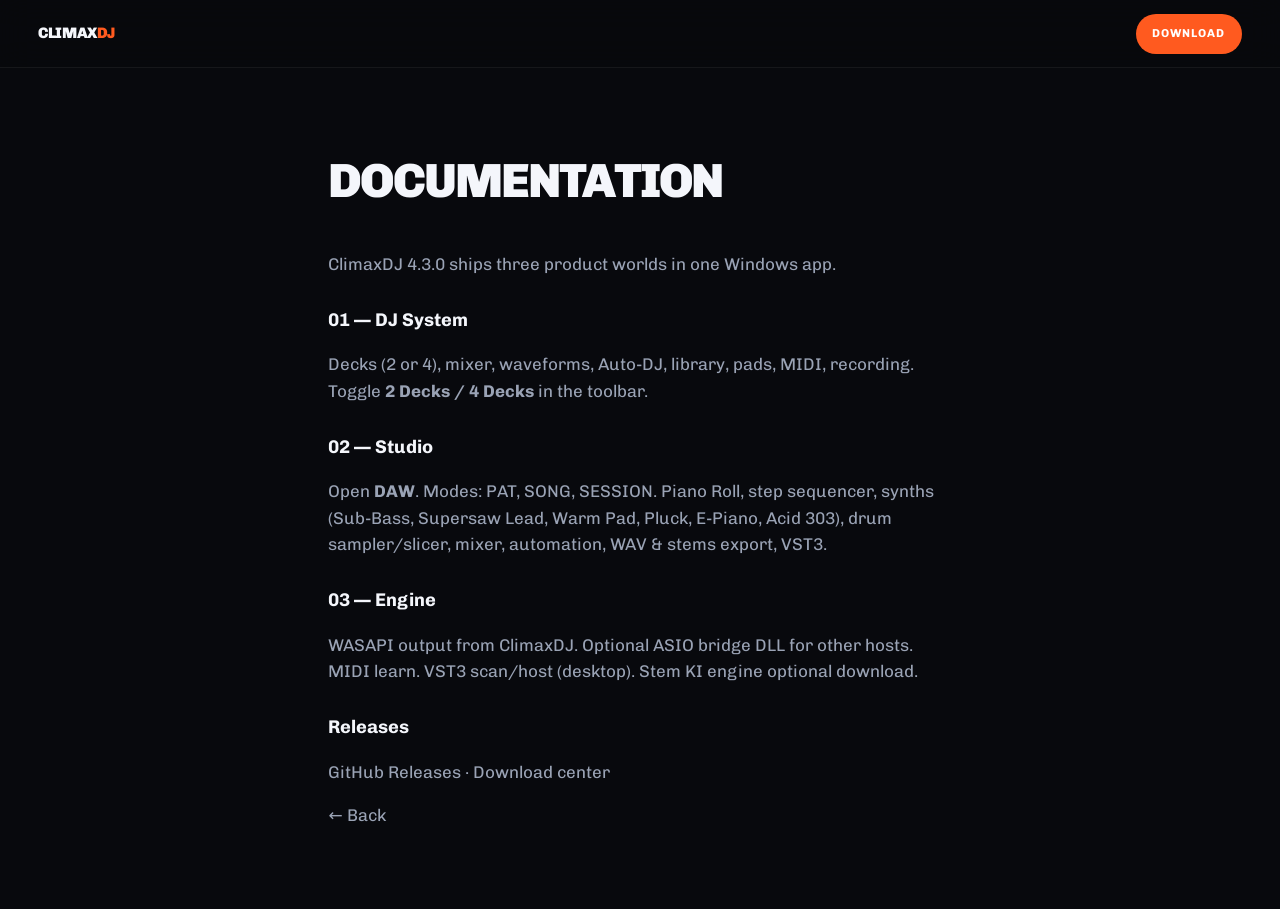
<file: docs.html>
<!DOCTYPE html>
<html lang="en">
<head>
  <meta charset="utf-8">
  <meta name="viewport" content="width=device-width, initial-scale=1">
  <title>Documentation – ClimaxDJ</title>
  <link rel="icon" href="./assets/icon.png" type="image/png">
  <link rel="stylesheet" href="./styles.css">
</head>
<body>
  <header class="nav is-scrolled">
    <a class="nav__logo" href="./index.html">Climax<span>DJ</span></a>
    <a class="nav__cta" href="./downloads.html">Download</a>
  </header>
  <main class="docs">
    <h1>Documentation</h1>
    <p>ClimaxDJ 4.3.0 ships three product worlds in one Windows app.</p>
    <h2>01 — DJ System</h2>
    <p>Decks (2 or 4), mixer, waveforms, Auto-DJ, library, pads, MIDI, recording. Toggle <strong>2 Decks / 4 Decks</strong> in the toolbar.</p>
    <h2>02 — Studio</h2>
    <p>Open <strong>DAW</strong>. Modes: PAT, SONG, SESSION. Piano Roll, step sequencer, synths (Sub-Bass, Supersaw Lead, Warm Pad, Pluck, E-Piano, Acid 303), drum sampler/slicer, mixer, automation, WAV &amp; stems export, VST3.</p>
    <h2>03 — Engine</h2>
    <p>WASAPI output from ClimaxDJ. Optional ASIO bridge DLL for other hosts. MIDI learn. VST3 scan/host (desktop). Stem KI engine optional download.</p>
    <h2>Releases</h2>
    <p><a href="https://github.com/PlayNation18/climaxdj/releases">GitHub Releases</a> · <a href="./downloads.html">Download center</a></p>
    <p><a href="./index.html">← Back</a></p>
  </main>
</body>
</html>
</file>
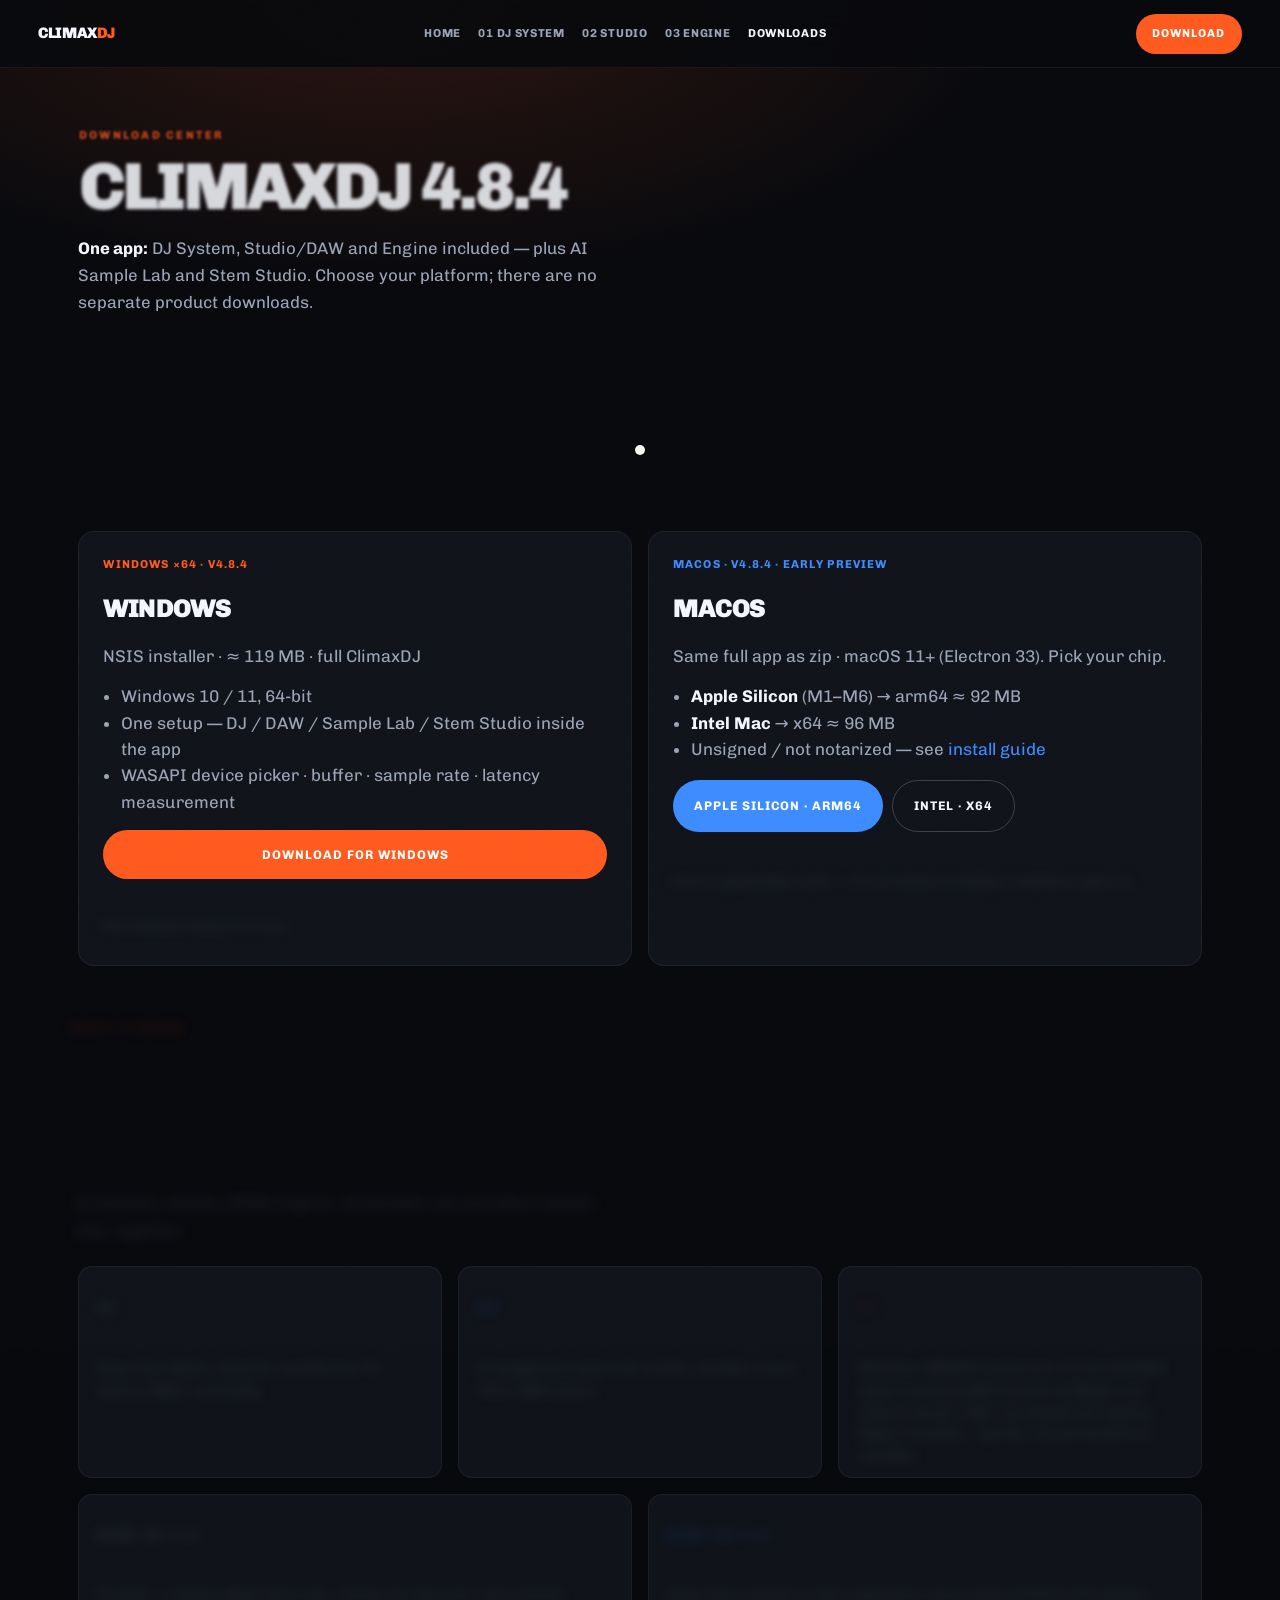
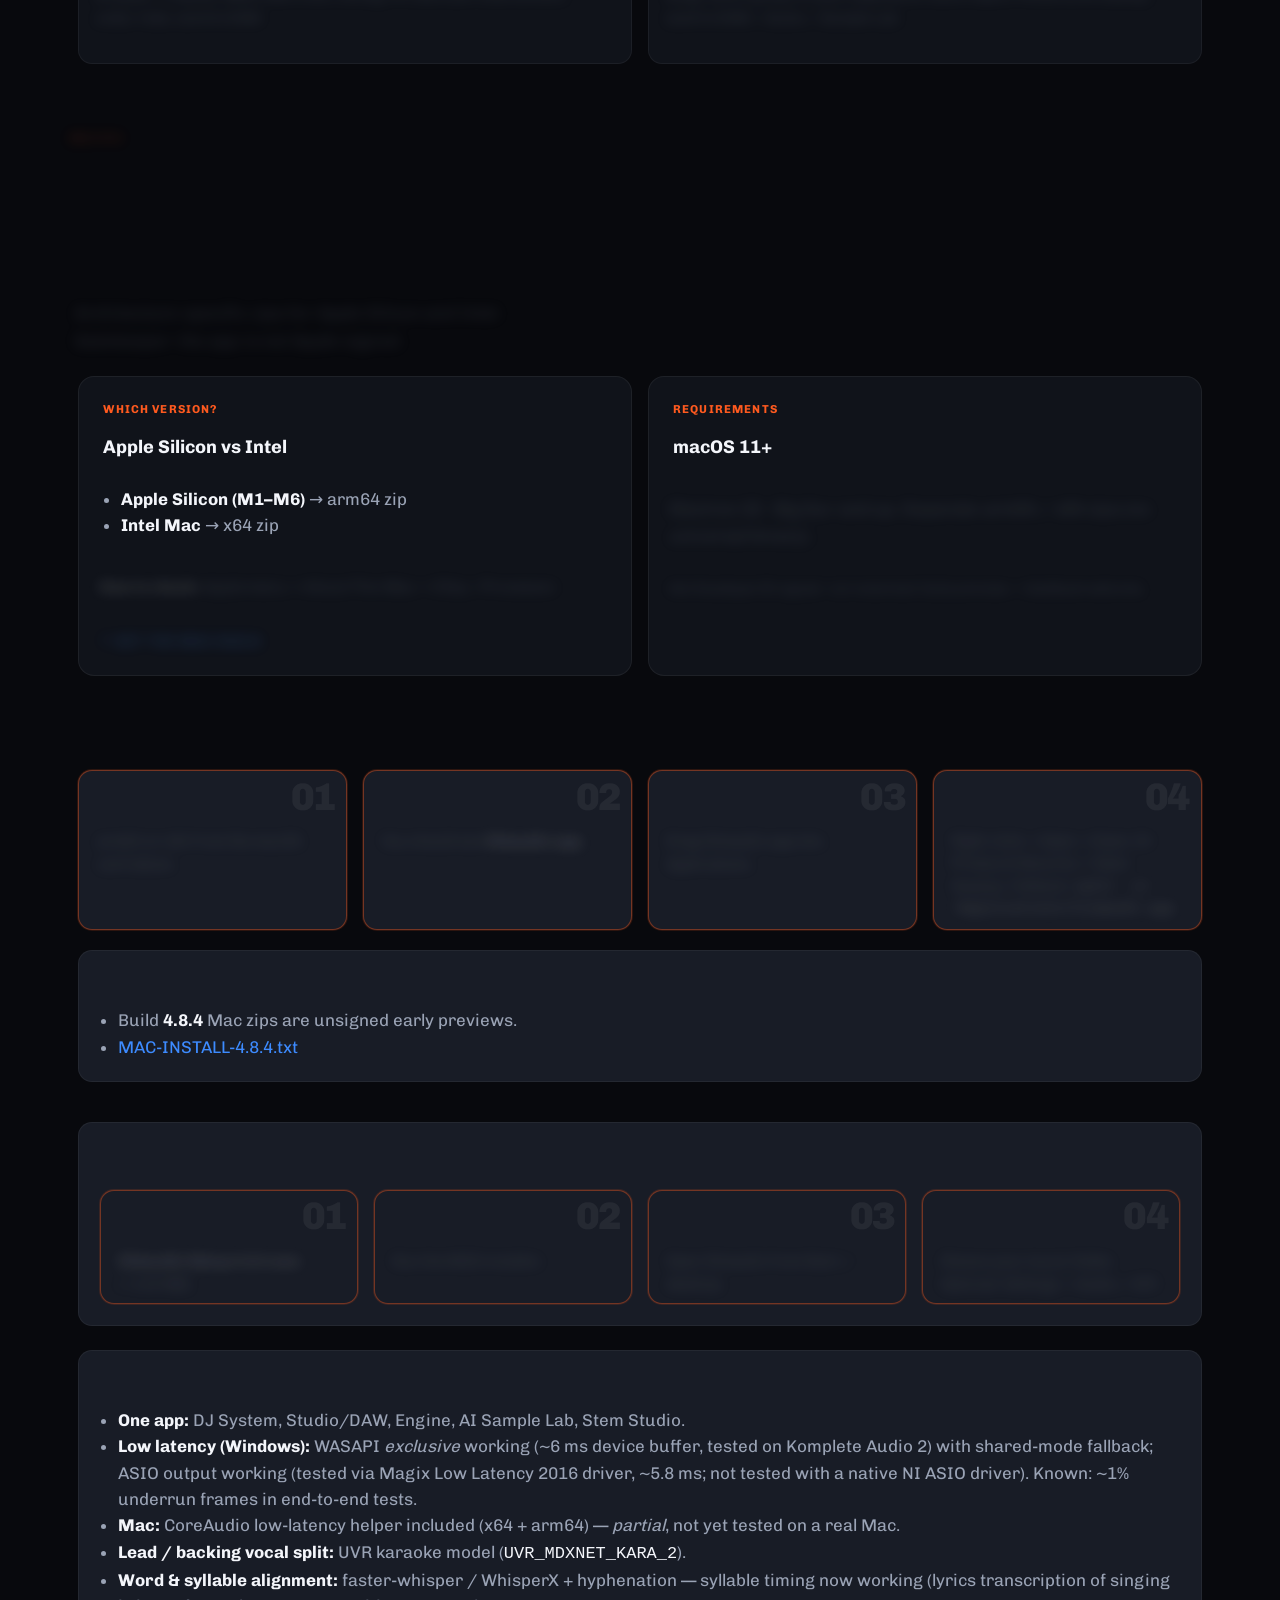
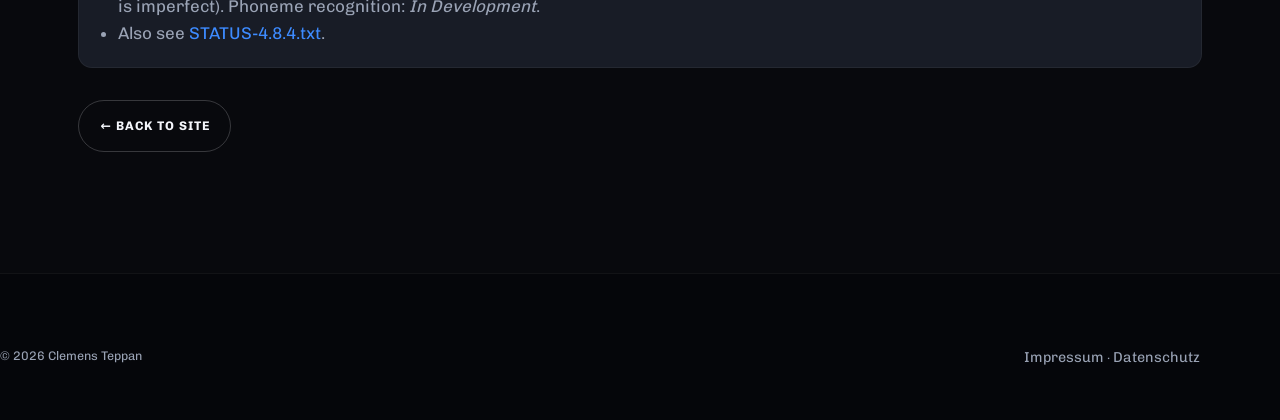
<file: downloads.html>
<!DOCTYPE html>
<html lang="en">
<head>
  <meta charset="utf-8">
  <meta name="viewport" content="width=device-width, initial-scale=1">
  <title>Downloads – ClimaxDJ 4.8.4</title>
  <meta name="description" content="Download ClimaxDJ 4.8.4 — one app with DJ System, Studio/DAW, Engine, AI Sample Lab and Stem Studio. Windows and macOS.">
  <meta name="theme-color" content="#08090D">
  <link rel="icon" href="./assets/icon.png" type="image/png">
  <link rel="stylesheet" href="./styles.css?v=20261109a">
  <link rel="stylesheet" href="./premium.css?v=20261109a">
</head>
<body>
  <div class="grain" aria-hidden="true"></div>
  <div class="cursor" id="cursor" aria-hidden="true"></div>
  <header class="nav is-scrolled">
    <a class="nav__logo" href="./index.html">Climax<span>DJ</span></a>
    <nav aria-label="Primary">
      <ul class="nav__links">
        <li><a href="./index.html">Home</a></li>
        <li><a href="./index.html#world-dj">01 DJ System</a></li>
        <li><a href="./index.html#world-studio">02 Studio</a></li>
        <li><a href="./index.html#world-engine">03 Engine</a></li>
        <li><a href="./downloads.html" class="is-active">Downloads</a></li>
      </ul>
    </nav>
    <a class="nav__cta" href="#download">Download</a>
  </header>

  <main>
    <section class="dl-hero" id="download">
      <div class="wrap">
        <p class="kicker">Download center</p>
        <h1 class="h2" style="max-width:16ch">ClimaxDJ 4.8.4</h1>
        <p class="lead"><strong style="color:var(--text)">One app:</strong> DJ System, Studio/DAW and Engine included — plus AI Sample Lab and Stem Studio. Choose your platform; there are no separate product downloads.</p>
      </div>
    </section>

    <section class="section">
      <div class="wrap">
        <div class="dl-grid" id="platforms">
          <article class="dl-card" id="windows">
            <div class="ver">Windows ×64 · v4.8.4</div>
            <h2>Windows</h2>
            <p style="margin:0;color:var(--text2)">NSIS installer · ≈&nbsp;119&nbsp;MB · full ClimaxDJ</p>
            <ul>
              <li>Windows 10 / 11, 64-bit</li>
              <li>One setup — DJ / DAW / Sample Lab / Stem Studio inside the app</li>
              <li>WASAPI device picker · buffer · sample rate · latency measurement</li>
            </ul>
            <a class="btn btn--primary btn--magnetic" href="https://github.com/PlayNation18/climaxdj/releases/download/v4.8.4/ClimaxDJ-Setup-4.8.4.exe" download><span>Download for Windows</span></a>
            <p class="honesty" style="margin-top:.85rem">File: ClimaxDJ-Setup-4.8.4.exe</p>
          </article>
          <article class="dl-card" id="macos">
            <div class="ver" style="color:var(--deck-b)">macOS · v4.8.4 · early preview</div>
            <h2>macOS</h2>
            <p style="margin:0;color:var(--text2)">Same full app as zip · macOS&nbsp;11+ (Electron&nbsp;33). Pick your chip.</p>
            <ul>
              <li><strong style="color:var(--text)">Apple Silicon</strong> (M1–M6) → arm64 ≈&nbsp;92&nbsp;MB</li>
              <li><strong style="color:var(--text)">Intel Mac</strong> → x64 ≈&nbsp;96&nbsp;MB</li>
              <li>Unsigned / not notarized — see <a href="#mac-guide" style="color:var(--deck-b)">install guide</a></li>
            </ul>
            <div style="display:flex;flex-wrap:wrap;gap:.6rem;margin-top:.2rem">
              <a class="btn btn--blue btn--magnetic" href="https://github.com/PlayNation18/climaxdj/releases/download/v4.8.4/ClimaxDJ-4.8.4-mac-arm64.zip" download><span>Apple Silicon · arm64</span></a>
              <a class="btn btn--ghost btn--magnetic" href="https://github.com/PlayNation18/climaxdj/releases/download/v4.8.4/ClimaxDJ-4.8.4-mac-x64.zip" download><span>Intel · x64</span></a>
            </div>
            <p class="honesty" style="margin-top:1rem">Early unsigned Mac build — not yet tested on all Macs. Feedback welcome.</p>
          </article>
        </div>

        <div style="margin-top:2.75rem">
          <p class="kicker">What's inside</p>
          <h2 class="h2" style="max-width:18ch">One installer. Everything included.</h2>
          <p class="lead">DJ System, Studio/DAW, Engine, AI Sample Lab and Stem Studio ship together.</p>
          <div class="feat-grid" style="grid-template-columns:repeat(3,1fr);margin-top:1.5rem">
            <article class="fcard">
              <p class="kicker" style="margin-bottom:.5rem">01</p>
              <h3>DJ System</h3>
              <p>Dual/four decks, Auto-DJ, waveforms, FX, library, MIDI, recording.</p>
            </article>
            <article class="fcard">
              <p class="kicker" style="margin-bottom:.5rem;color:var(--deck-b)">02</p>
              <h3>Studio / DAW</h3>
              <p>Arrangement, piano roll, synths, sampler, mixer, VST3, WAV export.</p>
            </article>
            <article class="fcard">
              <p class="kicker" style="margin-bottom:.5rem;color:var(--accent2)">03</p>
              <h3>Engine</h3>
              <p>Windows: WASAPI exclusive (~6&nbsp;ms) and ASIO output working (ASIO tested via Magix Low Latency driver). Mac: CoreAudio low-latency helper included — partial, not yet tested on a real Mac.</p>
            </article>
          </div>
          <div class="feat-grid" style="grid-template-columns:repeat(2,1fr);margin-top:1rem">
            <article class="fcard">
              <p class="kicker" style="margin-bottom:.5rem">New in 4.8</p>
              <h3>AI Sample Lab</h3>
              <p>64 pads / 4 banks, MIDI learn, kits, slicing, FX, bitcrush, time-stretch, undo/redo, send to DAW.</p>
            </article>
            <article class="fcard">
              <p class="kicker" style="margin-bottom:.5rem;color:var(--deck-b)">New in 4.8</p>
              <h3>Stem Studio</h3>
              <p>Song/Suno upload, 6-stem separation, Suno import, Polish A/B cleanup, send to DAW / decks / Sample Lab.</p>
            </article>
          </div>
        </div>

        <section class="mac-guide" id="mac-guide" aria-labelledby="mac-guide-title" style="margin-top:3.5rem">
          <p class="kicker">macOS</p>
          <h2 class="h2" id="mac-guide-title">Installation guide</h2>
          <p class="lead">Architecture-specific zips for Apple Silicon and Intel. Gatekeeper: the app is not Apple-signed.</p>
          <div class="dl-grid" style="margin-top:1.5rem">
            <article class="dl-card">
              <div class="ver">Which version?</div>
              <h3 style="margin:0 0 .6rem;font-size:1.15rem">Apple Silicon vs Intel</h3>
              <ul>
                <li><strong style="color:var(--text)">Apple Silicon (M1–M6)</strong> → arm64 zip</li>
                <li><strong style="color:var(--text)">Intel Mac</strong> → x64 zip</li>
              </ul>
              <p style="margin:.8rem 0 0;color:var(--text2);font-size:.92rem"><strong style="color:var(--text)">How to check:</strong> Apple menu → About This Mac → Chip / Processor.</p>
              <p style="margin:.9rem 0 0"><a href="#macos" style="color:var(--deck-b);font-weight:700;font-size:.85rem;letter-spacing:.06em;text-transform:uppercase">↑ Get the Mac build</a></p>
            </article>
            <article class="dl-card">
              <div class="ver">Requirements</div>
              <h3 style="margin:0 0 .6rem;font-size:1.15rem">macOS 11+</h3>
              <p style="margin:0;color:var(--text2)">Electron 33 · Big Sur and up. Separate arm64 / x64 zips (no universal binary).</p>
              <p class="honesty" style="margin-top:1rem">Not Developer ID signed · not notarized. Early preview — feedback welcome.</p>
            </article>
          </div>
          <h3 class="h2" style="font-size:clamp(1.4rem,3vw,2rem);margin:2.5rem 0 1rem">Install steps</h3>
          <div class="dl-steps" id="macSteps">
            <article class="dl-step" data-step="01"><h3>Download the zip</h3><p>arm64 or x64 from the macOS card above.</p></article>
            <article class="dl-step" data-step="02"><h3>Unzip</h3><p>You should see <strong style="color:var(--text)">ClimaxDJ.app</strong>.</p></article>
            <article class="dl-step" data-step="03"><h3>Move to Applications</h3><p>Drag ClimaxDJ.app into Applications.</p></article>
            <article class="dl-step" data-step="04"><h3>First launch</h3><p>Right-click → Open → Open. Or Privacy &amp; Security → Open Anyway. Fallback: <code style="color:var(--text)">xattr -cr /Applications/ClimaxDJ.app</code></p></article>
          </div>
          <div class="notes" style="margin-top:1.25rem">
            <h3>Honesty · early Mac preview</h3>
            <ul>
              <li>Build <strong style="color:var(--text)">4.8.4</strong> Mac zips are unsigned early previews.</li>
              <li><a href="https://github.com/PlayNation18/climaxdj/releases/download/v4.8.4/MAC-INSTALL-4.8.4.txt" style="color:var(--deck-b)">MAC-INSTALL-4.8.4.txt</a></li>
            </ul>
          </div>
        </section>

        <div class="notes" style="margin-top:2.5rem">
          <h3>Windows · install in four steps</h3>
          <div class="dl-steps" id="dlSteps">
            <article class="dl-step" data-step="01"><h3>Download</h3><p><strong style="color:var(--text)">ClimaxDJ-Setup-4.8.4.exe</strong> (~119&nbsp;MB).</p></article>
            <article class="dl-step" data-step="02"><h3>Install</h3><p>Run the NSIS installer.</p></article>
            <article class="dl-step" data-step="03"><h3>Launch</h3><p>Open ClimaxDJ from Start / desktop.</p></article>
            <article class="dl-step" data-step="04"><h3>Load music</h3><p>Choose your music folder. Optional: Settings → Audio / VST.</p></article>
          </div>
        </div>

        <div class="notes">
          <h3>Release notes · 4.8.4</h3>
          <ul>
            <li><strong style="color:var(--text)">One app:</strong> DJ System, Studio/DAW, Engine, AI Sample Lab, Stem Studio.</li>
            <li><strong style="color:var(--text)">Low latency (Windows):</strong> WASAPI <em>exclusive</em> working (~6&nbsp;ms device buffer, tested on Komplete Audio 2) with shared-mode fallback; ASIO output working (tested via Magix Low Latency 2016 driver, ~5.8&nbsp;ms; not tested with a native NI ASIO driver). Known: ~1% underrun frames in end-to-end tests.</li>
            <li><strong style="color:var(--text)">Mac:</strong> CoreAudio low-latency helper included (x64 + arm64) — <em>partial</em>, not yet tested on a real Mac.</li>
            <li><strong style="color:var(--text)">Lead / backing vocal split:</strong> UVR karaoke model (<code style="color:var(--text)">UVR_MDXNET_KARA_2</code>).</li>
            <li><strong style="color:var(--text)">Word &amp; syllable alignment:</strong> faster-whisper / WhisperX + hyphenation — syllable timing now working (lyrics transcription of singing is imperfect). Phoneme recognition: <em>In Development</em>.</li>
            <li>Also see <a href="https://github.com/PlayNation18/climaxdj/releases/download/v4.8.4/STATUS-4.8.4.txt" style="color:var(--deck-b)">STATUS-4.8.4.txt</a>.</li>
          </ul>
        </div>

        <p style="margin-top:2rem"><a class="btn btn--ghost" href="./index.html">← Back to site</a></p>
      </div>
    </section>
  </main>

  <footer class="footer">
    <div class="wrap footer__bottom" style="border:0;margin:0;padding:1.5rem 0">
      <span>© 2026 Clemens Teppan</span>
      <span><a href="./impressum.html">Impressum</a> · <a href="./datenschutz.html">Datenschutz</a></span>
    </div>
  </footer>
  <script src="./assets/vendor/gsap.min.js?v=20261109a" defer></script>
  <script src="./assets/vendor/ScrollTrigger.min.js?v=20261109a" defer></script>
  <script src="./assets/vendor/lenis.min.js?v=20261109a" defer></script>
  <script src="./premium.js?v=20261109a" defer></script>
</body>
</html>
</file>
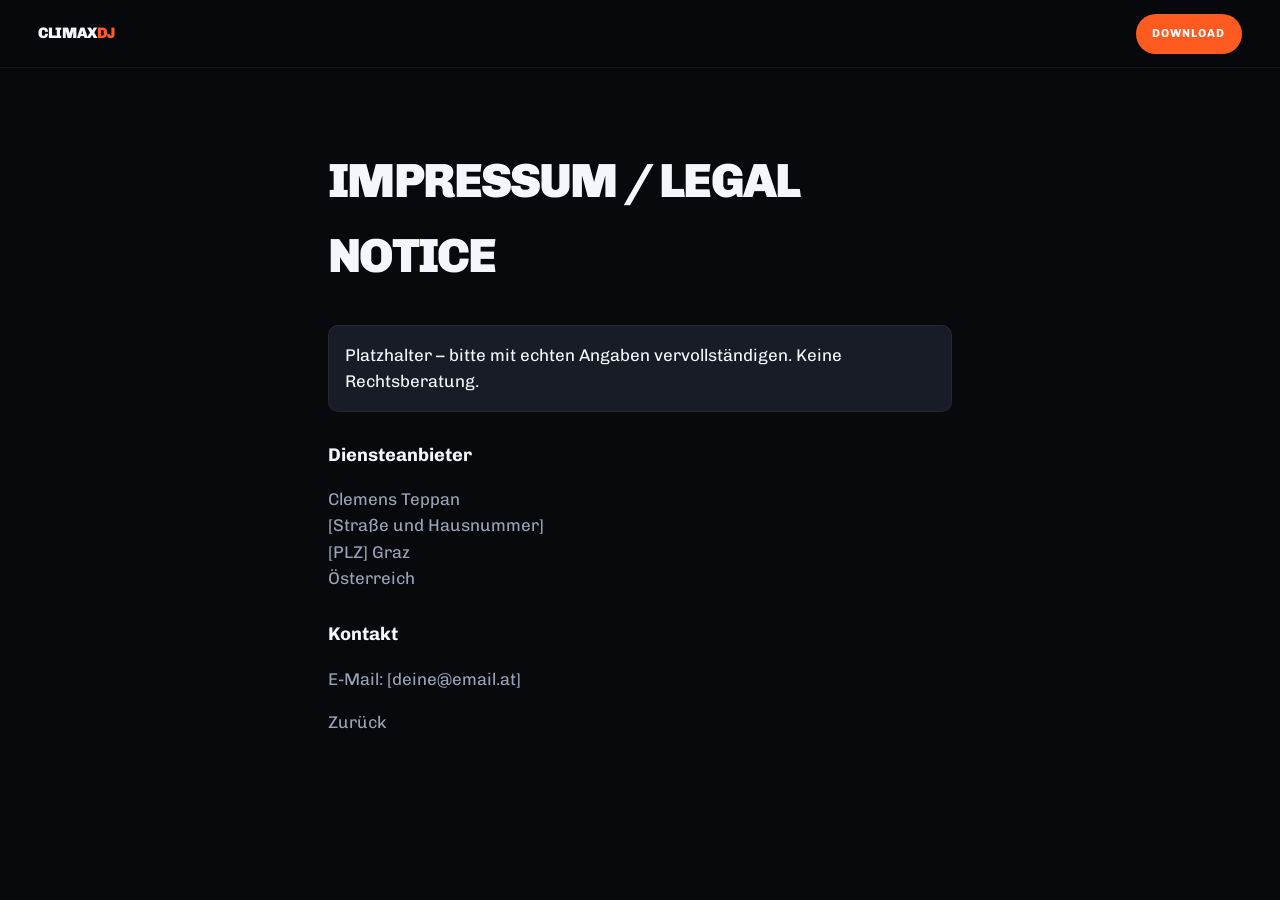
<file: impressum.html>
<!DOCTYPE html>
<html lang="de">
<head>
  <meta charset="utf-8">
  <meta name="viewport" content="width=device-width, initial-scale=1">
  <title>Impressum – ClimaxDJ</title>
  <link rel="icon" href="./assets/icon.png" type="image/png">
  <link rel="stylesheet" href="./styles.css">
</head>
<body>
  <header class="nav is-scrolled">
    <a class="nav__logo" href="./index.html">Climax<span>DJ</span></a>
    <a class="nav__cta" href="./downloads.html">Download</a>
  </header>
  <main class="legal">
    <h1>Impressum / Legal Notice</h1>
    <div class="note">Platzhalter – bitte mit echten Angaben vervollständigen. Keine Rechtsberatung.</div>
    <h2>Diensteanbieter</h2>
    <p>Clemens Teppan<br>[Straße und Hausnummer]<br>[PLZ] Graz<br>Österreich</p>
    <h2>Kontakt</h2>
    <p>E-Mail: [deine@email.at]</p>
    <p><a href="./index.html">Zurück</a></p>
  </main>
</body>
</html>
</file>
<file: styles.css>
@font-face{font-family:"Chivo";font-style:normal;font-weight:400;font-display:swap;src:url("./assets/fonts/chivo-400.woff2") format("woff2")}
@font-face{font-family:"Chivo";font-style:normal;font-weight:700;font-display:swap;src:url("./assets/fonts/chivo-700.woff2") format("woff2")}
@font-face{font-family:"Chivo";font-style:normal;font-weight:900;font-display:swap;src:url("./assets/fonts/chivo-900.woff2") format("woff2")}
:root{
  --bg:#08090D;--bg2:#10131A;--surface:#181C26;
  --brand:#FF5A1F;--deck-b:#3D8BFF;--accent2:#8D1027;
  --text:#F4F6FB;--text2:#9AA3B5;
  --margin:clamp(1rem,3vw,2.75rem);
  --ease:cubic-bezier(.22,1,.36,1);
}
*,*::before,*::after{box-sizing:border-box}
html{scroll-behavior:smooth}
@media(prefers-reduced-motion:reduce){
  html{scroll-behavior:auto}
  *,*::before,*::after{animation-duration:.01ms!important;animation-iteration-count:1!important;transition-duration:.01ms!important}
}
body{margin:0;background:var(--bg);color:var(--text);font-family:"Chivo",system-ui,sans-serif;font-size:17px;line-height:1.55;-webkit-font-smoothing:antialiased;overflow-x:hidden}
img{max-width:100%;height:auto;display:block}
a{color:inherit;text-decoration:none}
button,input{font:inherit;color:inherit}
button{cursor:pointer;border:0;background:none}
:focus-visible{outline:2px solid var(--brand);outline-offset:3px}
.sr-only{position:absolute;width:1px;height:1px;overflow:hidden;clip:rect(0,0,0,0)}
.wrap{width:min(1200px,100%);margin-inline:auto;padding-inline:var(--margin)}
.wrap-wide{width:min(1400px,100%);margin-inline:auto;padding-inline:var(--margin)}

/* ——— Cinematic intro wordmark ——— */
.intro{position:fixed;inset:0;z-index:200;background:var(--bg);display:grid;place-items:center;overflow:hidden;pointer-events:auto;transition:opacity .45s var(--ease),visibility .45s}
.intro.is-done{opacity:0;visibility:hidden;pointer-events:none}
.intro__stage{position:relative;width:100%;height:100%;display:grid;place-items:center}
.intro__glow{position:absolute;border-radius:50%;pointer-events:none;filter:blur(40px);opacity:.55}
.intro__glow--a{width:min(70vw,720px);height:min(70vw,720px);background:radial-gradient(circle,rgba(255,90,31,.45),transparent 68%);left:18%;top:28%;transform:translate(-50%,-50%)}
.intro__glow--b{width:min(55vw,560px);height:min(55vw,560px);background:radial-gradient(circle,rgba(61,139,255,.4),transparent 68%);right:8%;bottom:18%;transform:translate(30%,30%)}
.intro__mark{position:relative;display:inline-block;line-height:.82;transform:scale(1.12);opacity:0;filter:blur(22px);will-change:transform,opacity,filter}
.intro__text{display:block;font-weight:900;font-size:clamp(3.4rem,18vw,14rem);letter-spacing:-.07em;text-transform:uppercase;color:var(--text);text-align:center;white-space:nowrap;padding:0 .04em}
.intro__sweep{position:absolute;inset:-8% -12%;background:linear-gradient(105deg,transparent 35%,rgba(255,90,31,.55) 47%,rgba(61,139,255,.55) 53%,transparent 65%);mix-blend-mode:screen;opacity:0;transform:translateX(-60%);pointer-events:none;filter:blur(2px)}
body.intro-lock{overflow:hidden}

/* scroll wordmark removed — intro only at start */
@media(max-width:700px){
  .intro__text{letter-spacing:-.055em}
}


.nav{position:fixed;inset:0 0 auto;z-index:60;display:flex;align-items:center;justify-content:space-between;gap:1rem;padding:.85rem var(--margin);background:rgba(8,9,13,.78);backdrop-filter:blur(16px);border-bottom:1px solid transparent;transition:border-color .25s,background .25s}
.nav.is-scrolled{border-bottom-color:rgba(255,255,255,.06);background:rgba(8,9,13,.92)}
.nav__logo{font-weight:900;letter-spacing:-.03em;text-transform:uppercase;font-size:.95rem;white-space:nowrap}
.nav__logo span{color:var(--brand)}
.nav__links{display:flex;flex-wrap:wrap;gap:1.1rem;list-style:none;margin:0;padding:0;font-size:.72rem;font-weight:700;letter-spacing:.06em;text-transform:uppercase;color:var(--text2)}
.nav__links a:hover,.nav__links a.is-active{color:var(--text)}
.nav__cta{display:inline-flex;align-items:center;background:var(--brand);color:#fff;font-weight:700;font-size:.72rem;letter-spacing:.08em;text-transform:uppercase;padding:.7rem 1.05rem;border-radius:999px}
.nav__cta:hover{filter:brightness(1.08)}
.nav__burger{display:none;width:42px;height:42px;place-items:center;border-radius:8px;background:var(--surface)}
.nav__burger span,.nav__burger span::before,.nav__burger span::after{display:block;width:18px;height:2px;background:var(--text);position:relative}
.nav__burger span::before,.nav__burger span::after{content:"";position:absolute;left:0}
.nav__burger span::before{top:-6px}.nav__burger span::after{top:6px}
.nav__mobile{display:none;position:fixed;inset:64px 0 0;background:rgba(8,9,13,.97);padding:1.5rem var(--margin);flex-direction:column;gap:1rem;z-index:59}
.nav__mobile.is-open{display:flex}
.nav__mobile a{font-size:1.25rem;font-weight:700}
@media(max-width:980px){.nav__links,.nav__cta{display:none}.nav__burger{display:grid}}

.btn{display:inline-flex;align-items:center;justify-content:center;gap:.45rem;padding:.95rem 1.3rem;border-radius:999px;font-weight:700;font-size:.78rem;letter-spacing:.08em;text-transform:uppercase;transition:transform .2s var(--ease),filter .2s,background .2s,border-color .2s}
.btn:active{transform:scale(.98)}
.btn--primary{background:var(--brand);color:#fff}
.btn--primary:hover{filter:brightness(1.08)}
.btn--ghost{border:1px solid rgba(244,246,251,.2);background:transparent;color:var(--text)}
.btn--ghost:hover{border-color:rgba(244,246,251,.45)}
.btn--blue{background:var(--deck-b);color:#fff}
.btn--block{width:100%}
.btn[aria-disabled="true"],.btn--disabled{opacity:.45;pointer-events:none}

.chip{padding:.5rem .7rem;border-radius:8px;background:#12151d;border:1px solid rgba(255,255,255,.06);font-size:.7rem;font-weight:700;letter-spacing:.06em;text-transform:uppercase;color:var(--text2)}
.chip:hover,.chip.is-on{border-color:rgba(255,90,31,.5);color:#fff;background:rgba(255,90,31,.12)}
.chip.is-play.is-on{background:var(--brand);border-color:var(--brand)}
.chip.is-b.is-on{background:rgba(61,139,255,.18);border-color:rgba(61,139,255,.55)}

.kicker{margin:0 0 .7rem;color:var(--brand);font-size:.72rem;font-weight:700;letter-spacing:.16em;text-transform:uppercase}
.h2{margin:0 0 .9rem;font-size:clamp(2rem,5vw,3.8rem);font-weight:900;letter-spacing:-.045em;line-height:.98;text-transform:uppercase;max-width:16ch}
.lead{margin:0 0 2rem;color:var(--text2);max-width:52ch}
.badge{display:inline-flex;align-items:center;gap:.4rem;background:rgba(255,90,31,.1);color:#ff8f5e;border:1px solid rgba(255,90,31,.28);border-radius:999px;padding:.35rem .75rem;font-size:.68rem;font-weight:700;letter-spacing:.08em;text-transform:uppercase;margin-bottom:1rem}
.badge--dev{background:rgba(61,139,255,.1);color:#8eb8ff;border-color:rgba(61,139,255,.28)}
.tag-dev{display:inline-block;margin-left:.35rem;font-size:.62rem;padding:.15rem .4rem;border-radius:999px;background:rgba(255,255,255,.08);color:var(--text2);vertical-align:middle;letter-spacing:.04em;text-transform:uppercase}

.hero{position:relative;min-height:100svh;display:grid;align-items:end;padding:7rem var(--margin) 3.5rem;overflow:hidden}
.hero__canvas{position:absolute;inset:0;width:100%;height:100%;opacity:.5}
.hero__glow{position:absolute;width:50vw;height:50vw;border-radius:50%;background:radial-gradient(circle,rgba(255,90,31,.2),transparent 65%);pointer-events:none;transform:translate(-50%,-50%);left:65%;top:35%;filter:blur(6px)}
.hero__scrim{position:absolute;inset:0;background:linear-gradient(180deg,rgba(8,9,13,.25),rgba(8,9,13,.7) 55%,var(--bg));pointer-events:none}
.hero__shot{border-radius:14px;overflow:hidden;border:1px solid rgba(255,255,255,.08);z-index:1}
.hero__shot img{width:100%;aspect-ratio:16/10;object-fit:cover;object-position:top}
.hero__content{position:relative;z-index:2;width:min(720px,100%)}
.hero__eyebrow{margin:0 0 1rem;color:var(--text2);font-size:.75rem;font-weight:700;letter-spacing:.18em;text-transform:uppercase}
.hero__title{margin:0;font-size:clamp(2.6rem,7.5vw,5.8rem);font-weight:900;letter-spacing:-.05em;line-height:.92;text-transform:uppercase}
.hero__title .line{display:block;overflow:hidden}
.hero__title .line span{display:block}
.hero__sub2{margin:.6rem 0 0;font-size:clamp(1.2rem,3vw,2rem);font-weight:700;letter-spacing:-.03em;color:var(--deck-b);text-transform:uppercase}
.hero__copy{margin:1.1rem 0 1.8rem;color:var(--text2);max-width:34ch;white-space:pre-line}
.hero__actions{display:flex;flex-wrap:wrap;gap:.7rem}
@media(max-width:900px){.hero__stage{display:none}}

.section{padding:clamp(4.5rem,11vh,8rem) 0}
.section--alt{background:var(--bg2)}
.shot{border-radius:14px;overflow:hidden;border:1px solid rgba(255,255,255,.06);background:var(--surface);box-shadow:0 30px 80px rgba(0,0,0,.4)}
.shot img{width:100%;aspect-ratio:16/10;object-fit:cover;object-position:top}
.callouts{display:grid;grid-template-columns:repeat(auto-fit,minmax(150px,1fr));gap:.65rem;margin-top:1.2rem}
.callout{background:var(--surface);border:1px solid rgba(255,255,255,.05);border-radius:10px;padding:.8rem .9rem;font-size:.84rem}
.callout strong{display:block;font-size:.68rem;letter-spacing:.08em;text-transform:uppercase;color:var(--brand);margin-bottom:.2rem}
.callout span{color:var(--text2)}

.demo-panel{display:grid;grid-template-columns:1.45fr .9fr;gap:1.1rem;margin-top:1.5rem}
@media(max-width:980px){.demo-panel{grid-template-columns:1fr}}
.board{background:var(--surface);border:1px solid rgba(255,255,255,.06);border-radius:16px;padding:1.1rem;display:grid;gap:1rem}
.deck-row{display:grid;grid-template-columns:1fr 84px 1fr;gap:.7rem}
@media(max-width:720px){.deck-row{grid-template-columns:1fr}}
.deck{background:#0c0e14;border-radius:12px;padding:.9rem;border:1px solid rgba(255,255,255,.05)}
.deck.is-active[data-deck="A"]{border-color:rgba(255,90,31,.55);box-shadow:inset 0 0 30px rgba(255,90,31,.06)}
.deck.is-active[data-deck="B"]{border-color:rgba(61,139,255,.55);box-shadow:inset 0 0 30px rgba(61,139,255,.06)}
.deck.is-mini{opacity:.55}
.deck__head{display:flex;justify-content:space-between;font-size:.7rem;font-weight:700;letter-spacing:.1em;text-transform:uppercase;color:var(--text2);margin-bottom:.5rem}
.deck__title{font-weight:700;margin:.15rem 0;white-space:nowrap;overflow:hidden;text-overflow:ellipsis}
.deck__meta{color:var(--text2);font-size:.78rem;margin-bottom:.55rem}
.deck__wave{width:100%;height:58px;border-radius:8px;background:#05060a;display:block}
.deck__controls{display:flex;flex-wrap:wrap;gap:.35rem;margin-top:.65rem}
.xf{display:flex;flex-direction:column;align-items:center;justify-content:center;gap:.5rem;background:#0c0e14;border-radius:12px;padding:.6rem;border:1px solid rgba(255,255,255,.05)}
.xf label{font-size:.62rem;letter-spacing:.1em;text-transform:uppercase;color:var(--text2);font-weight:700}
.xf input{writing-mode:vertical-lr;direction:rtl;width:34px;height:130px;accent-color:var(--brand)}
@media(max-width:720px){.xf{display:none}}
.eq-row{display:grid;grid-template-columns:repeat(3,1fr);gap:.55rem}
.eq{display:flex;flex-direction:column;align-items:center;gap:.3rem;background:#0c0e14;border-radius:10px;padding:.65rem .35rem;border:1px solid rgba(255,255,255,.05)}
.eq label{font-size:.62rem;letter-spacing:.1em;text-transform:uppercase;color:var(--text2);font-weight:700}
.eq input{width:100%;accent-color:var(--brand)}
.eq output{font-size:.72rem;font-variant-numeric:tabular-nums}
.side{display:grid;gap:.9rem}
.card{background:var(--surface);border:1px solid rgba(255,255,255,.06);border-radius:14px;padding:1rem}
.card h3{margin:0 0 .7rem;font-size:.72rem;letter-spacing:.12em;text-transform:uppercase;color:var(--text2)}
.bpm-val{font-size:2.2rem;font-weight:900;letter-spacing:-.04em;font-variant-numeric:tabular-nums}
.pitch-val{color:var(--text2);font-size:.82rem}
.lib{list-style:none;margin:0;padding:0;display:grid;gap:.3rem;max-height:220px;overflow:auto}
.lib button{width:100%;text-align:left;padding:.65rem .7rem;border-radius:8px;background:#0c0e14;border:1px solid transparent;display:grid;gap:.1rem}
.lib button:hover,.lib button.is-active{border-color:rgba(255,90,31,.45);background:rgba(255,90,31,.08)}
.lib strong{font-size:.88rem}
.lib span{font-size:.72rem;color:var(--text2)}
.four-grid{display:none;grid-template-columns:1fr 1fr;gap:.6rem}
.four-grid.is-on{display:grid}
.decks-main.is-four .deck-row{display:none}
.decks-main.is-four .four-grid{display:grid}

.studio-grid{display:grid;grid-template-columns:1.2fr 1fr;gap:1.1rem;margin-top:1.5rem}
@media(max-width:980px){.studio-grid{grid-template-columns:1fr}}
.studio-tools{display:grid;gap:1rem}
.piano{display:grid;grid-template-columns:repeat(14,1fr);gap:2px;user-select:none}
.piano .key{height:78px;border-radius:0 0 6px 6px;background:#f4f6fb;border:1px solid #c9ced9;position:relative}
.piano .key.black{background:#1a1f2b;border-color:#0a0c10;height:48px;margin-top:0;z-index:1}
.piano .key.is-on{background:var(--brand);border-color:var(--brand)}
.piano .key.black.is-on{background:var(--deck-b);border-color:var(--deck-b)}
.steps{display:grid;grid-template-columns:72px repeat(16,1fr);gap:4px;align-items:center}
.steps .lab{font-size:.68rem;color:var(--text2);font-weight:700;letter-spacing:.06em;text-transform:uppercase}
.steps .cell{aspect-ratio:1;border-radius:4px;background:#0c0e14;border:1px solid rgba(255,255,255,.06)}
.steps .cell.is-on{background:var(--brand);border-color:var(--brand)}
.steps .cell.is-playhead{outline:2px solid var(--deck-b)}
.mix-faders{display:grid;grid-template-columns:repeat(5,1fr);gap:.5rem}
.fader{display:flex;flex-direction:column;align-items:center;gap:.35rem;background:#0c0e14;border-radius:10px;padding:.6rem .3rem}
.fader label{font-size:.6rem;letter-spacing:.08em;text-transform:uppercase;color:var(--text2);font-weight:700}
.fader input{writing-mode:vertical-lr;direction:rtl;height:100px;width:28px;accent-color:var(--deck-b)}
.arrange{position:relative;height:140px;background:#0c0e14;border-radius:10px;overflow:hidden;border:1px solid rgba(255,255,255,.05)}
.arrange__track{position:absolute;left:0;right:0;height:28px;display:flex;gap:4px;padding:4px}
.arrange__clip{height:20px;border-radius:4px;opacity:.9}
.arrange__head{position:absolute;top:0;bottom:0;width:2px;background:var(--brand);box-shadow:0 0 12px rgba(255,90,31,.6)}
.auto-canvas{width:100%;height:90px;background:#0c0e14;border-radius:10px;display:block;border:1px solid rgba(255,255,255,.05);cursor:crosshair}

.eco{display:grid;grid-template-columns:1fr auto 1fr auto 1fr;gap:1rem;align-items:center;margin-top:2rem}
@media(max-width:800px){.eco{grid-template-columns:1fr;}}
.eco__node{background:var(--surface);border:1px solid rgba(255,255,255,.06);border-radius:14px;padding:1.3rem;text-align:center}
.eco__node h3{margin:0 0 .4rem;font-size:1rem;text-transform:uppercase;font-weight:900;letter-spacing:-.02em}
.eco__node p{margin:0;color:var(--text2);font-size:.88rem}
.eco__arrow{color:var(--brand);font-size:1.6rem;font-weight:900;text-align:center}
@media(max-width:800px){.eco__arrow{transform:rotate(90deg)}}

.engine-viz{margin-top:1.5rem;background:var(--surface);border-radius:14px;border:1px solid rgba(255,255,255,.06);padding:1rem}
#engineCanvas{width:100%;height:280px;display:block;border-radius:10px;background:#0a0c12}
.engine-list{display:grid;grid-template-columns:repeat(auto-fit,minmax(220px,1fr));gap:.8rem;margin-top:1.2rem}
.engine-item{background:var(--bg);border:1px solid rgba(255,255,255,.05);border-radius:12px;padding:1rem}
.engine-item strong{display:block;margin-bottom:.35rem}
.engine-item span{color:var(--text2);font-size:.88rem}
.status{display:inline-block;margin-top:.55rem;font-size:.65rem;font-weight:700;letter-spacing:.08em;text-transform:uppercase;padding:.25rem .5rem;border-radius:999px}
.status--ok{background:rgba(61,200,120,.12);color:#6dffb0}
.status--src{background:rgba(61,139,255,.12);color:#8eb8ff}
.status--soon{background:rgba(255,255,255,.06);color:var(--text2)}

.feat-grid{display:grid;grid-template-columns:repeat(3,1fr);gap:1rem;margin-top:1.5rem}
@media(max-width:900px){.feat-grid{grid-template-columns:1fr 1fr}}
@media(max-width:560px){.feat-grid{grid-template-columns:1fr}}
.fcard{background:var(--bg2);border:1px solid rgba(255,255,255,.05);border-radius:14px;padding:1.25rem;min-height:170px;transition:transform .25s var(--ease),border-color .25s}
.fcard:hover{transform:translateY(-3px);border-color:rgba(255,90,31,.35)}
.fcard h3{margin:0 0 .45rem;font-size:.95rem;text-transform:uppercase;font-weight:900;letter-spacing:-.01em}
.fcard p{margin:0;color:var(--text2);font-size:.88rem}

.final{padding:clamp(5rem,14vh,9rem) 0;text-align:center;background:radial-gradient(ellipse at 50% 0%,rgba(255,90,31,.16),transparent 55%),var(--bg)}
.final h2{margin:0 0 1rem;font-size:clamp(2.2rem,6vw,4.8rem);font-weight:900;letter-spacing:-.05em;line-height:.95;text-transform:uppercase}
.final p{margin:0 0 1.8rem;color:var(--text2)}

.footer{background:#05060a;border-top:1px solid rgba(255,255,255,.05);padding:3rem 0 2rem}
.footer__grid{display:grid;grid-template-columns:1.3fr repeat(3,1fr);gap:1.8rem}
@media(max-width:800px){.footer__grid{grid-template-columns:1fr 1fr}}
.footer__brand{font-weight:900;text-transform:uppercase;letter-spacing:-.03em;margin-bottom:.5rem}
.footer__brand span{color:var(--brand)}
.footer p,.footer a{color:var(--text2);font-size:.9rem}
.footer a:hover{color:var(--text)}
.footer h4{margin:0 0 .7rem;font-size:.68rem;letter-spacing:.14em;text-transform:uppercase;color:var(--text2)}
.footer ul{list-style:none;margin:0;padding:0;display:grid;gap:.4rem}
.footer__bottom{margin-top:2rem;padding-top:1rem;border-top:1px solid rgba(255,255,255,.05);display:flex;justify-content:space-between;flex-wrap:wrap;gap:.6rem;color:var(--text2);font-size:.78rem}

.legal,.docs{max-width:70ch;margin:0 auto;padding:7rem var(--margin) 4rem}
.legal h1,.docs h1{font-size:clamp(2rem,4vw,3rem);font-weight:900;letter-spacing:-.04em;text-transform:uppercase}
.legal h2,.docs h2{margin-top:1.8rem;font-size:1.15rem}
.legal p,.legal li,.docs p,.docs li{color:var(--text2)}
.note{background:var(--surface);padding:1rem;border-radius:10px;margin:1.2rem 0;border:1px solid rgba(255,255,255,.05);color:var(--text)}

/* downloads page */
.dl-hero{padding:8rem var(--margin) 3rem;background:radial-gradient(ellipse at 30% 0%,rgba(255,90,31,.15),transparent 50%),var(--bg)}
.dl-grid{display:grid;grid-template-columns:1fr 1fr;gap:1rem;margin:2rem 0}
@media(max-width:800px){.dl-grid{grid-template-columns:1fr}}
.dl-card{background:var(--bg2);border:1px solid rgba(255,255,255,.06);border-radius:16px;padding:1.5rem;display:flex;flex-direction:column;gap:.9rem;min-height:300px}
.dl-card .ver{color:var(--brand);font-size:.72rem;font-weight:700;letter-spacing:.1em;text-transform:uppercase}
.dl-card h2{margin:0;font-size:1.6rem;text-transform:uppercase;font-weight:900;letter-spacing:-.03em}
.dl-card ul{margin:0;padding-left:1.1rem;color:var(--text2)}
.notes{background:var(--surface);border-radius:14px;padding:1.3rem;border:1px solid rgba(255,255,255,.05);margin:1.5rem 0}
.notes h3{margin:0 0 .8rem;text-transform:uppercase;font-size:.9rem}
.notes ul{margin:0;padding-left:1.1rem;color:var(--text2)}
@media(max-width:900px){
  #worlds .feat-grid{grid-template-columns:1fr!important}
}
.hero__shot{pointer-events:none}
</file>
<file: premium.css>
/* ClimaxDJ premium layer — Awwwards polish. Brand colors unchanged. */
:root{
  --grain-op:.045;
  --cursor-size:10px;
}
html.lenis,html.lenis body{height:auto}
.lenis.lenis-smooth{scroll-behavior:auto!important}
.lenis.lenis-smooth [data-lenis-prevent]{overscroll-behavior:contain}
.lenis.lenis-stopped{overflow:hidden}
.lenis.lenis-scrolling iframe{pointer-events:none}

/* Film grain */
.grain{position:fixed;inset:0;z-index:180;pointer-events:none;opacity:var(--grain-op);mix-blend-mode:overlay}
.grain::before{
  content:"";position:absolute;inset:-50%;
  background-image:url("data:image/svg+xml,%3Csvg viewBox='0 0 256 256' xmlns='http://www.w3.org/2000/svg'%3E%3Cfilter id='n'%3E%3CfeTurbulence type='fractalNoise' baseFrequency='0.85' numOctaves='4' stitchTiles='stitch'/%3E%3C/filter%3E%3Crect width='100%25' height='100%25' filter='url(%23n)'/%3E%3C/svg%3E");
  background-size:180px;animation:grainShift 1.2s steps(4) infinite;opacity:.9
}
@keyframes grainShift{0%{transform:translate(0,0)}25%{transform:translate(-2%,3%)}50%{transform:translate(3%,-1%)}75%{transform:translate(-1%,4%)}100%{transform:translate(0,0)}}

/* Custom cursor (desktop only) */
.cursor{position:fixed;left:0;top:0;width:var(--cursor-size);height:var(--cursor-size);border-radius:50%;background:#fff;pointer-events:none;z-index:300;mix-blend-mode:difference;transform:translate(-50%,-50%);transition:width .25s var(--ease),height .25s var(--ease),background .2s;will-change:transform}
.cursor.is-hover{width:42px;height:42px;background:transparent;border:1.5px solid #fff;mix-blend-mode:difference}
.cursor.is-down{width:18px;height:18px}
@media(hover:none),(pointer:coarse){.cursor{display:none!important}body{cursor:auto}}
@media(prefers-reduced-motion:reduce){.cursor,.grain{display:none!important}}
body.has-cursor,body.has-cursor a,body.has-cursor button{cursor:none}

/* Magnetic CTAs */
.btn--magnetic{display:inline-flex;position:relative;transition:transform .15s ease-out,filter .2s}
.btn--magnetic span{display:inline-block;transition:transform .15s ease-out}

/* Hero 3D floating shot + specular */
.hero{isolation:isolate}
.hero__stage{
  position:absolute;right:-2%;bottom:6%;width:min(54vw,760px);height:auto;
  perspective:1400px;z-index:1;pointer-events:none
}
.hero__shot{
  position:relative!important;right:auto!important;bottom:auto!important;width:100%!important;
  transform:rotateY(-14deg) rotateX(8deg) translateZ(0);
  transform-style:preserve-3d;will-change:transform;
  border-radius:14px;overflow:hidden;
  border:1px solid rgba(255,255,255,.1);
  box-shadow:0 50px 120px rgba(0,0,0,.65),0 0 0 1px rgba(255,90,31,.08);
  opacity:1!important
}
.hero__shot img{display:block;width:100%;aspect-ratio:16/10;object-fit:cover;object-position:top}
.hero__specular{
  position:absolute;inset:0;pointer-events:none;border-radius:inherit;z-index:2;
  background:radial-gradient(420px circle at var(--mx,70%) var(--my,30%),rgba(255,255,255,.22),rgba(255,90,31,.08) 28%,transparent 55%);
  mix-blend-mode:screen;opacity:.85;transition:opacity .3s
}
.hero__edge{
  position:absolute;inset:0;border-radius:inherit;pointer-events:none;z-index:3;
  box-shadow:inset 0 1px 0 rgba(255,255,255,.12),inset 0 -40px 60px rgba(8,9,13,.25)
}
@media(max-width:900px){.hero__stage{display:none}}

/* Kinetic split headlines */
.split{display:block;overflow:hidden}
.split__inner{display:inline-block;will-change:transform}
.hero__title{font-size:clamp(2.8rem,8vw,6.2rem);letter-spacing:-.055em;line-height:.88}
.hero__sub2{font-size:clamp(1.35rem,3.2vw,2.15rem)}

/* Stronger type hierarchy */
.h2{font-size:clamp(2.2rem,5.5vw,4.2rem);letter-spacing:-.045em;line-height:.95;max-width:14ch}
.lead{font-size:1.05rem;max-width:52ch;color:var(--text2);line-height:1.6}
.kicker{font-size:.7rem;letter-spacing:.2em}

/* Feature marquee */
.marquee{overflow:hidden;border-block:1px solid rgba(255,255,255,.06);background:var(--bg2);padding:1rem 0;mask-image:linear-gradient(90deg,transparent,black 8%,black 92%,transparent)}
.marquee__track{display:flex;gap:2.5rem;width:max-content;animation:marquee 42s linear infinite;will-change:transform}
.marquee__track span{font-weight:700;font-size:.78rem;letter-spacing:.14em;text-transform:uppercase;color:var(--text2);white-space:nowrap}
.marquee__track span i{font-style:normal;color:var(--brand);margin:0 .85rem}
@media(prefers-reduced-motion:reduce){.marquee__track{animation:none}}
@keyframes marquee{to{transform:translateX(-50%)}}

/* Horizontal gallery */
.hgal{padding:4rem 0 5rem;overflow:hidden}
.hgal__head{padding-inline:var(--margin);margin-bottom:1.5rem}
.hgal__rail{
  display:flex;gap:1.1rem;padding-inline:var(--margin);
  overflow-x:auto;scroll-snap-type:x mandatory;-webkit-overflow-scrolling:touch;
  scrollbar-width:none;padding-bottom:.5rem
}
.hgal__rail::-webkit-scrollbar{display:none}
.hgal__card{
  flex:0 0 min(78vw,820px);scroll-snap-align:start;
  border-radius:16px;overflow:hidden;border:1px solid rgba(255,255,255,.08);
  background:var(--surface);position:relative;transform:translateZ(0)
}
.hgal__card img{width:100%;aspect-ratio:16/10;object-fit:cover;object-position:top;display:block}
.hgal__meta{position:absolute;left:1rem;bottom:1rem;right:1rem;display:flex;justify-content:space-between;align-items:flex-end;gap:1rem;pointer-events:none}
.hgal__meta strong{font-size:.85rem;letter-spacing:.08em;text-transform:uppercase;background:rgba(8,9,13,.72);padding:.45rem .7rem;border-radius:8px;backdrop-filter:blur(8px)}
.hgal__meta span{font-size:.72rem;color:var(--text2);background:rgba(8,9,13,.55);padding:.35rem .55rem;border-radius:6px}

/* Sticky screenshot storytelling */
.story{display:grid;grid-template-columns:1.05fr .95fr;gap:clamp(1.5rem,4vw,3.5rem);align-items:start;padding:5rem var(--margin)}
.story__pin{position:sticky;top:5.5rem}
.story__frame{
  border-radius:16px;overflow:hidden;border:1px solid rgba(255,255,255,.1);
  background:#0c0e14;box-shadow:0 40px 100px rgba(0,0,0,.45);position:relative
}
.story__frame img{width:100%;aspect-ratio:16/10;object-fit:cover;object-position:top;display:block}
.story__hotspot{
  position:absolute;border:1.5px solid rgba(255,90,31,.85);border-radius:10px;
  box-shadow:0 0 0 1px rgba(255,90,31,.25),0 0 30px rgba(255,90,31,.2);
  opacity:0;transform:scale(.96);transition:opacity .35s var(--ease),transform .35s var(--ease);
  pointer-events:none
}
.story__hotspot.is-on{opacity:1;transform:scale(1)}
.story__steps{display:flex;flex-direction:column;gap:0}
.story__step{
  padding:1.6rem 0;border-bottom:1px solid rgba(255,255,255,.06);
  opacity:.38;transition:opacity .35s,transform .35s;transform:translateX(0)
}
.story__step.is-active{opacity:1;transform:translateX(6px)}
.story__step h3{margin:0 0 .35rem;font-size:1.25rem;letter-spacing:-.02em}
.story__step p{margin:0;color:var(--text2);font-size:.95rem;max-width:36ch}
.story__step .tag{display:inline-block;margin-top:.55rem;font-size:.65rem;letter-spacing:.12em;text-transform:uppercase;color:var(--brand)}
.story__step .tag--blue{color:var(--deck-b)}
.story__step .tag--muted{color:var(--text2)}
@media(max-width:980px){
  .story{grid-template-columns:1fr;padding:3rem var(--margin)}
  .story__pin{position:relative;top:auto}
}

/* Stats — real numbers only */
.stats{display:grid;grid-template-columns:repeat(4,1fr);gap:1rem;padding:3rem var(--margin);border-block:1px solid rgba(255,255,255,.06)}
.stat{padding:1.2rem 0}
.stat__n{font-size:clamp(2rem,4vw,3.2rem);font-weight:900;letter-spacing:-.04em;line-height:1;color:var(--text)}
.stat__n em{font-style:normal;color:var(--brand);font-size:.55em;vertical-align:super;margin-left:.1em}
.stat__l{margin-top:.4rem;font-size:.72rem;letter-spacing:.12em;text-transform:uppercase;color:var(--text2)}
@media(max-width:800px){.stats{grid-template-columns:repeat(2,1fr)}}

/* 4.5 feature strip */
.v45{padding:5rem var(--margin);background:radial-gradient(ellipse at 20% 0%,rgba(255,90,31,.12),transparent 45%),radial-gradient(ellipse at 90% 80%,rgba(61,139,255,.1),transparent 40%),var(--bg)}
.v45__grid{display:grid;grid-template-columns:repeat(4,1fr);gap:1rem;margin-top:2rem}
.v45__card{
  background:var(--surface);border-radius:14px;padding:1.25rem 1.2rem 1.35rem;
  border:1px solid transparent;transition:border-color .25s,transform .25s var(--ease),background .25s
}
.v45__card:hover{border-color:rgba(255,90,31,.35);transform:translateY(-3px);background:#1c212c}
.v45__card h3{margin:0 0 .4rem;font-size:1.05rem;letter-spacing:-.02em}
.v45__card p{margin:0;color:var(--text2);font-size:.9rem;line-height:1.45}
.v45__badge{display:inline-block;margin-bottom:.7rem;font-size:.62rem;font-weight:700;letter-spacing:.14em;text-transform:uppercase;color:var(--brand)}
.v45__badge--blue{color:var(--deck-b)}
.v45__badge--soft{color:var(--text2)}
@media(max-width:1100px){.v45__grid{grid-template-columns:repeat(2,1fr)}}
@media(max-width:600px){.v45__grid{grid-template-columns:1fr}}

/* Sound toggle */
.sound-fab{
  position:fixed;right:var(--margin);bottom:1.25rem;z-index:90;
  width:48px;height:48px;border-radius:50%;
  background:rgba(24,28,38,.9);border:1px solid rgba(255,255,255,.12);
  color:var(--text2);font-size:.62rem;font-weight:700;letter-spacing:.08em;text-transform:uppercase;
  display:grid;place-items:center;backdrop-filter:blur(10px);
  transition:color .2s,border-color .2s,background .2s
}
.sound-fab.is-on{color:#fff;border-color:rgba(255,90,31,.55);background:rgba(255,90,31,.18)}
.sound-fab:hover{color:#fff}
@media(max-width:600px){.sound-fab{bottom:4.5rem}}

/* Download steps polish */
.dl-steps{display:grid;grid-template-columns:repeat(4,1fr);gap:1rem;margin-top:1.5rem}
.dl-step{
  background:var(--surface);border-radius:14px;padding:1.2rem;position:relative;
  border:1px solid rgba(255,255,255,.06);overflow:hidden
}
.dl-step::before{
  content:attr(data-step);position:absolute;right:.7rem;top:.4rem;
  font-size:2.4rem;font-weight:900;letter-spacing:-.05em;color:rgba(255,255,255,.06);line-height:1
}
.dl-step h3{margin:0 0 .35rem;font-size:1rem}
.dl-step p{margin:0;color:var(--text2);font-size:.88rem}
.dl-step.is-lit{border-color:rgba(255,90,31,.4);box-shadow:0 0 0 1px rgba(255,90,31,.15)}
@media(max-width:900px){.dl-steps{grid-template-columns:1fr 1fr}}
@media(max-width:560px){.dl-steps{grid-template-columns:1fr}}

/* Worlds cards — break sameness */
#worlds .feat-grid{gap:1.25rem}
#worlds .fcard{min-height:220px;display:flex;flex-direction:column;justify-content:flex-end;padding:1.5rem;transition:transform .35s var(--ease),background .25s}
#worlds .fcard:nth-child(1):hover{background:linear-gradient(160deg,rgba(255,90,31,.16),var(--surface))}
#worlds .fcard:nth-child(2):hover{background:linear-gradient(160deg,rgba(61,139,255,.16),var(--surface))}
#worlds .fcard:nth-child(3):hover{background:linear-gradient(160deg,rgba(141,16,39,.18),var(--surface))}
#worlds .fcard h3{font-size:1.45rem;letter-spacing:-.03em}

/* Micro: chips / callouts */
.chip{transition:transform .2s var(--ease),background .2s,border-color .2s,color .2s}
.chip:hover{transform:translateY(-1px)}
.callout{transition:transform .3s var(--ease),border-color .25s}
.callout:hover{transform:translateY(-2px);border-color:rgba(255,90,31,.3)}

/* Section spacing breath */
.section{padding:6.5rem 0}
.final h2{font-size:clamp(2.4rem,6vw,4.5rem);letter-spacing:-.05em;line-height:.95}

/* Honesty note under 4.5 */
.honesty{margin-top:1.25rem;font-size:.82rem;color:var(--text2);max-width:62ch}
.honesty code{color:var(--text);font-size:.9em}

/* macOS guide */
.mac-guide .dl-step{min-height:140px}
.mac-guide pre code{font-family:ui-monospace,SFMono-Regular,Menlo,Consolas,monospace}
</file>
